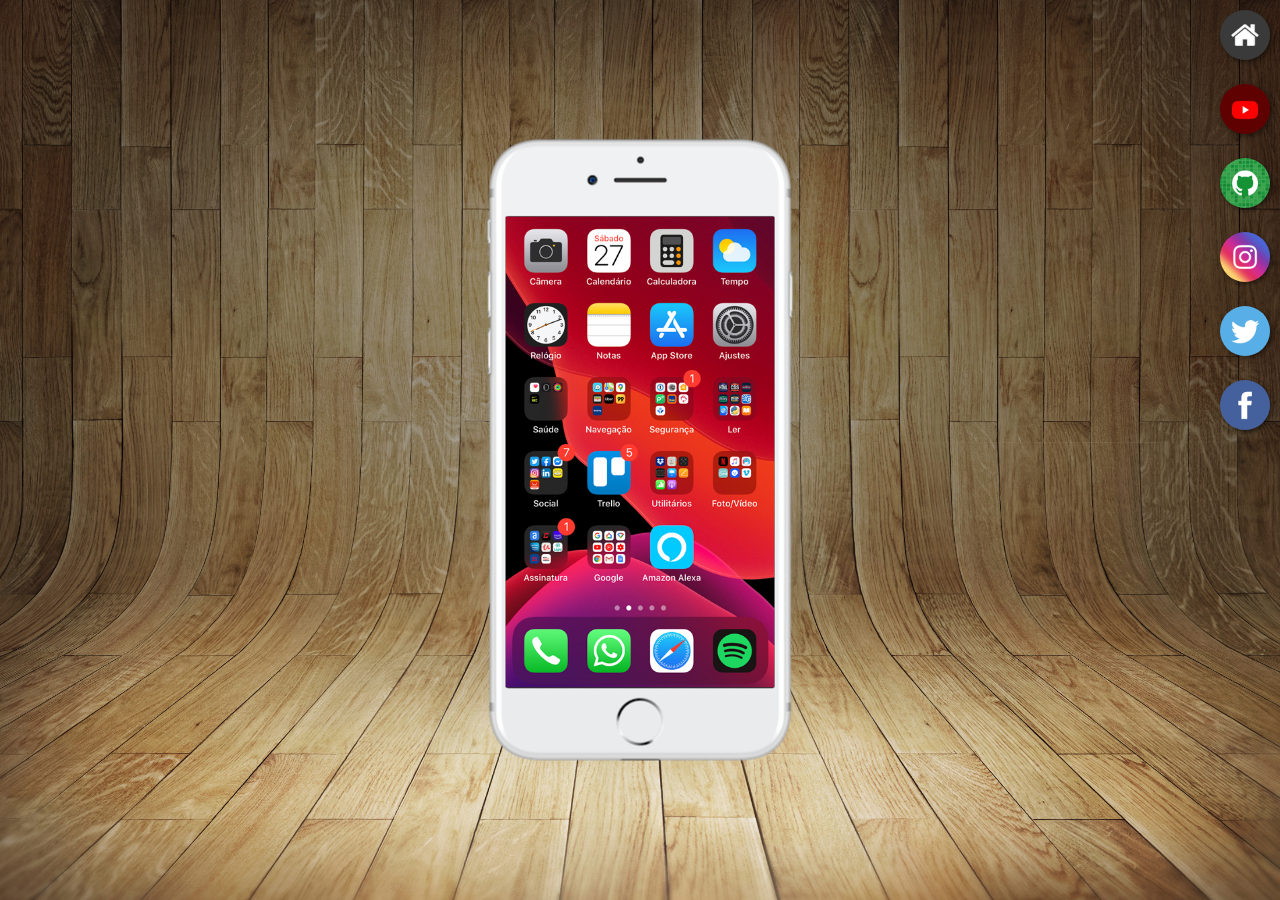
<file: index.html>
<!DOCTYPE html>
<html lang="pt-br">
<head>
    <meta charset="UTF-8">
    <meta name="viewport" content="width=device-width, initial-scale=1.0">
    <link rel="shortcut icon" href="favicon.ico" type="image/x-icon">
    <title>Projeto Redes Sociais</title>
    <link rel="stylesheet" href="estilos/style.css">
</head>
<body>
    <main>
        <section id="telefone">
            <iframe src="home.html" id="tela" name="tela" frameborder="0">
                <p>Seu navegador não é compatível com a exibição desse recurso</p>
            </iframe>
        </section>
        <section id="redes-sociais">
            <a href="home.html" target="tela"><img src="imagens/logo-home.jpg" alt="Home"></a><br>
            <a href="youtube.html" target="tela"><img src="imagens/logo-youtube.jpg" alt="YouTube"></a><br>
            <a href="github.html" target="tela"><img src="imagens/logo-github.jpg" alt="GitHub"></a><br>
            <a href="instagram.html" target="tela"><img src="imagens/logo-instagram.jpg" alt="Instagram"></a><br>
            <a href="twitter.html" target="tela"><img src="imagens/logo-twitter.jpg" alt="Twitter"></a><br>
            <a href="facebook.html" target="tela"><img src="imagens/logo-facebook.jpg" alt="Facebook"></a>
        </section>
    </main>
</body>
</html>
</file>
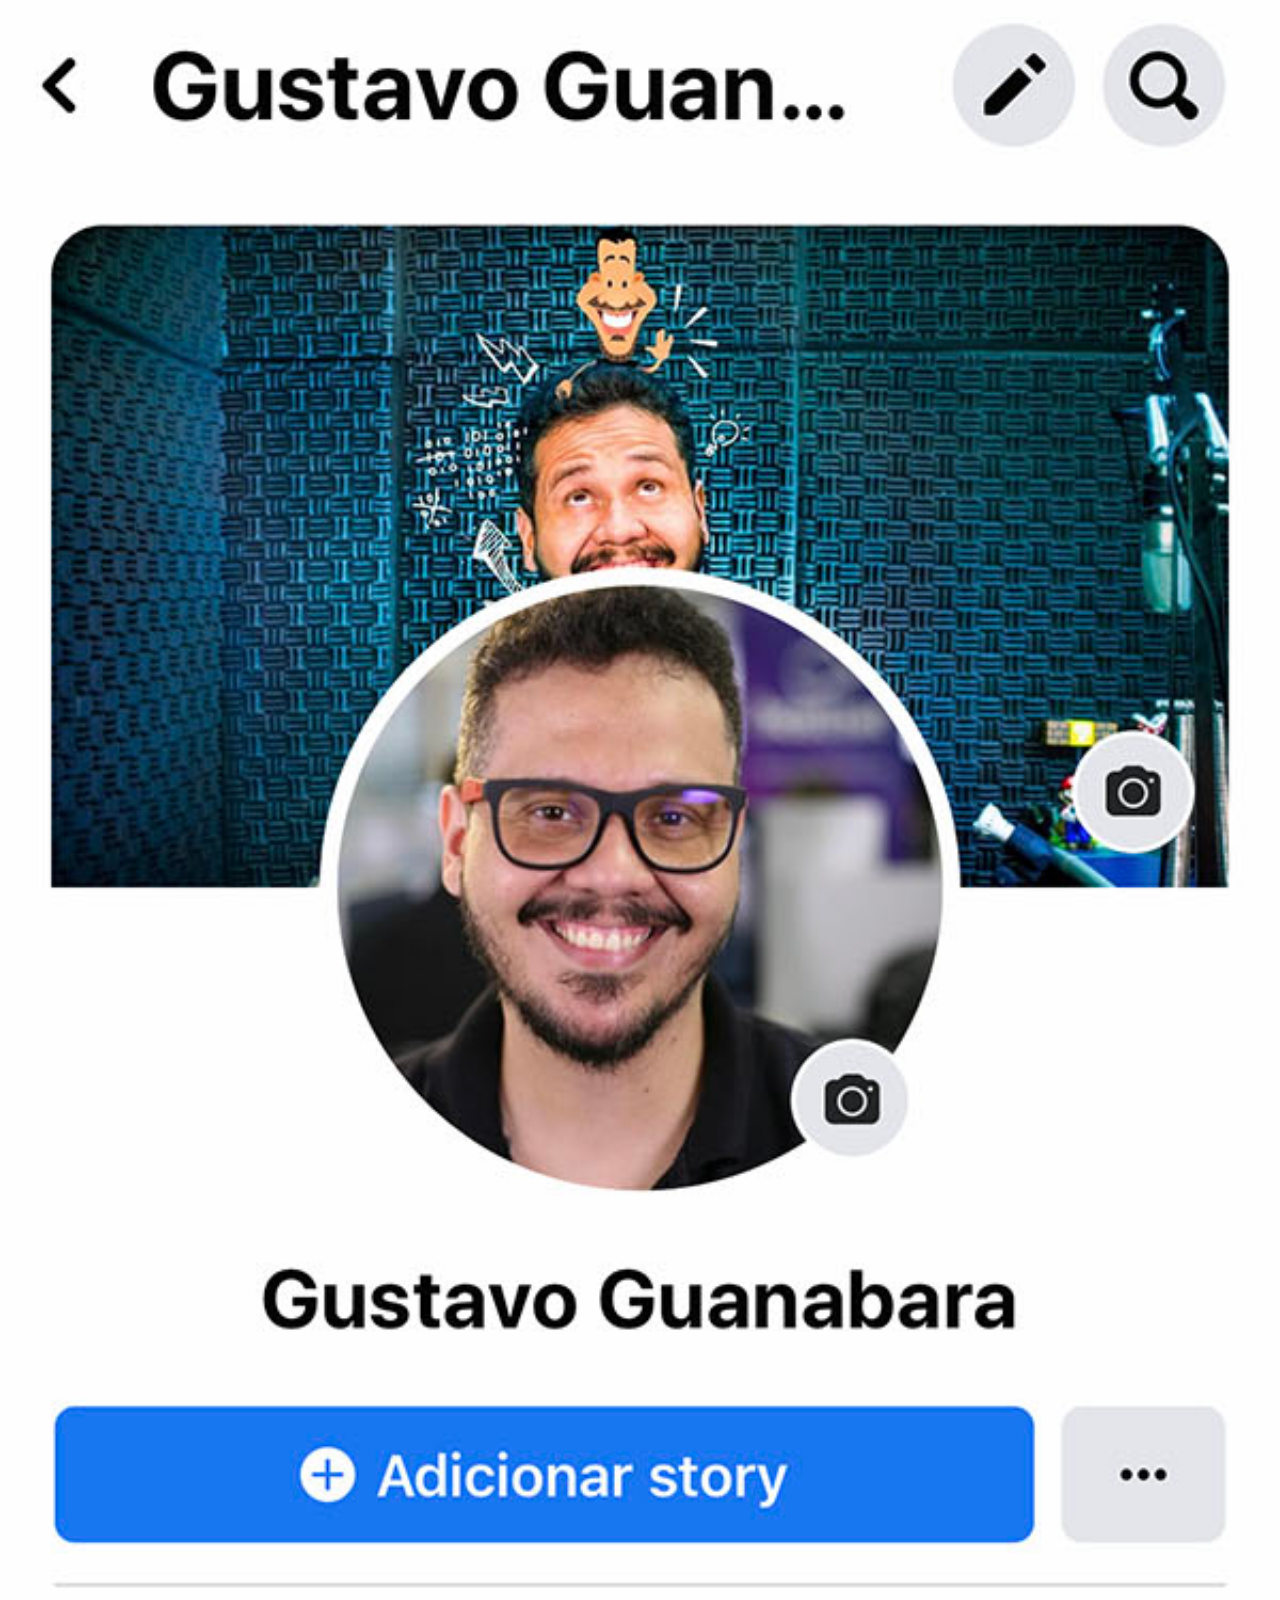
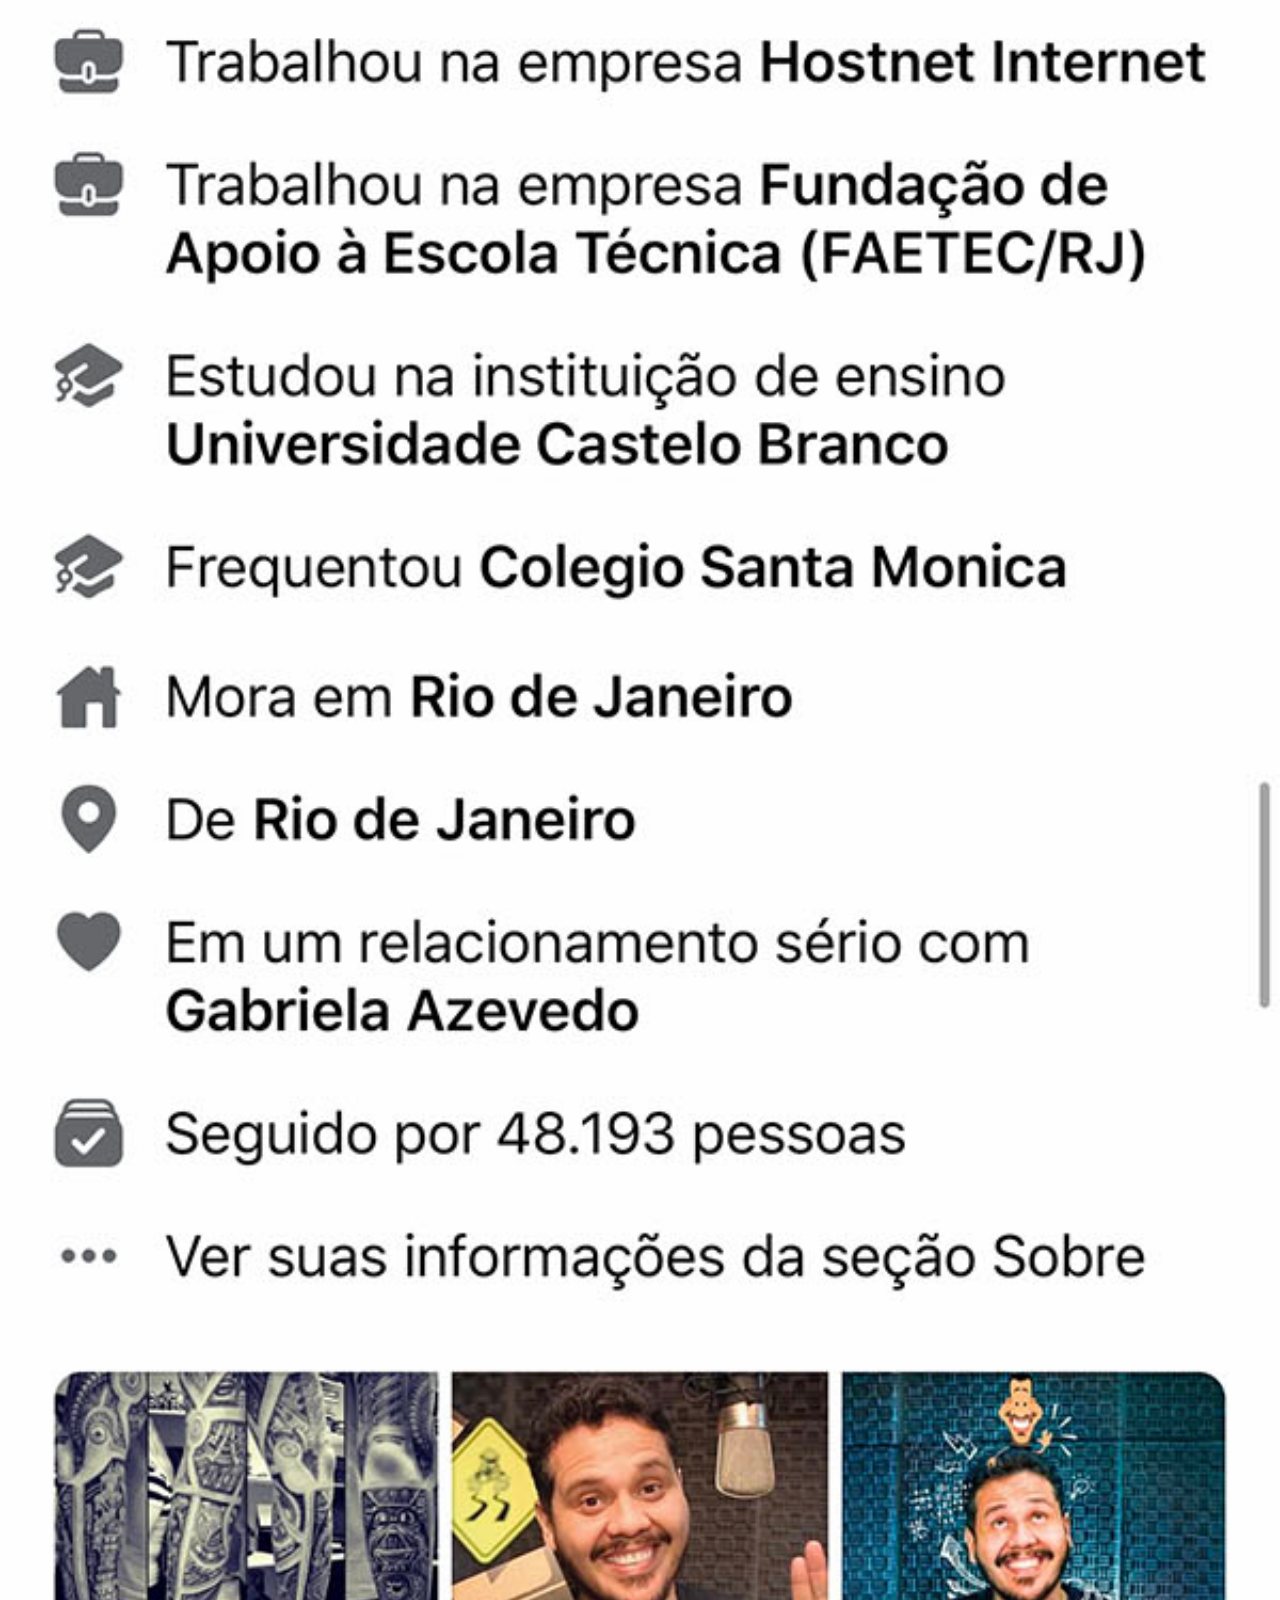
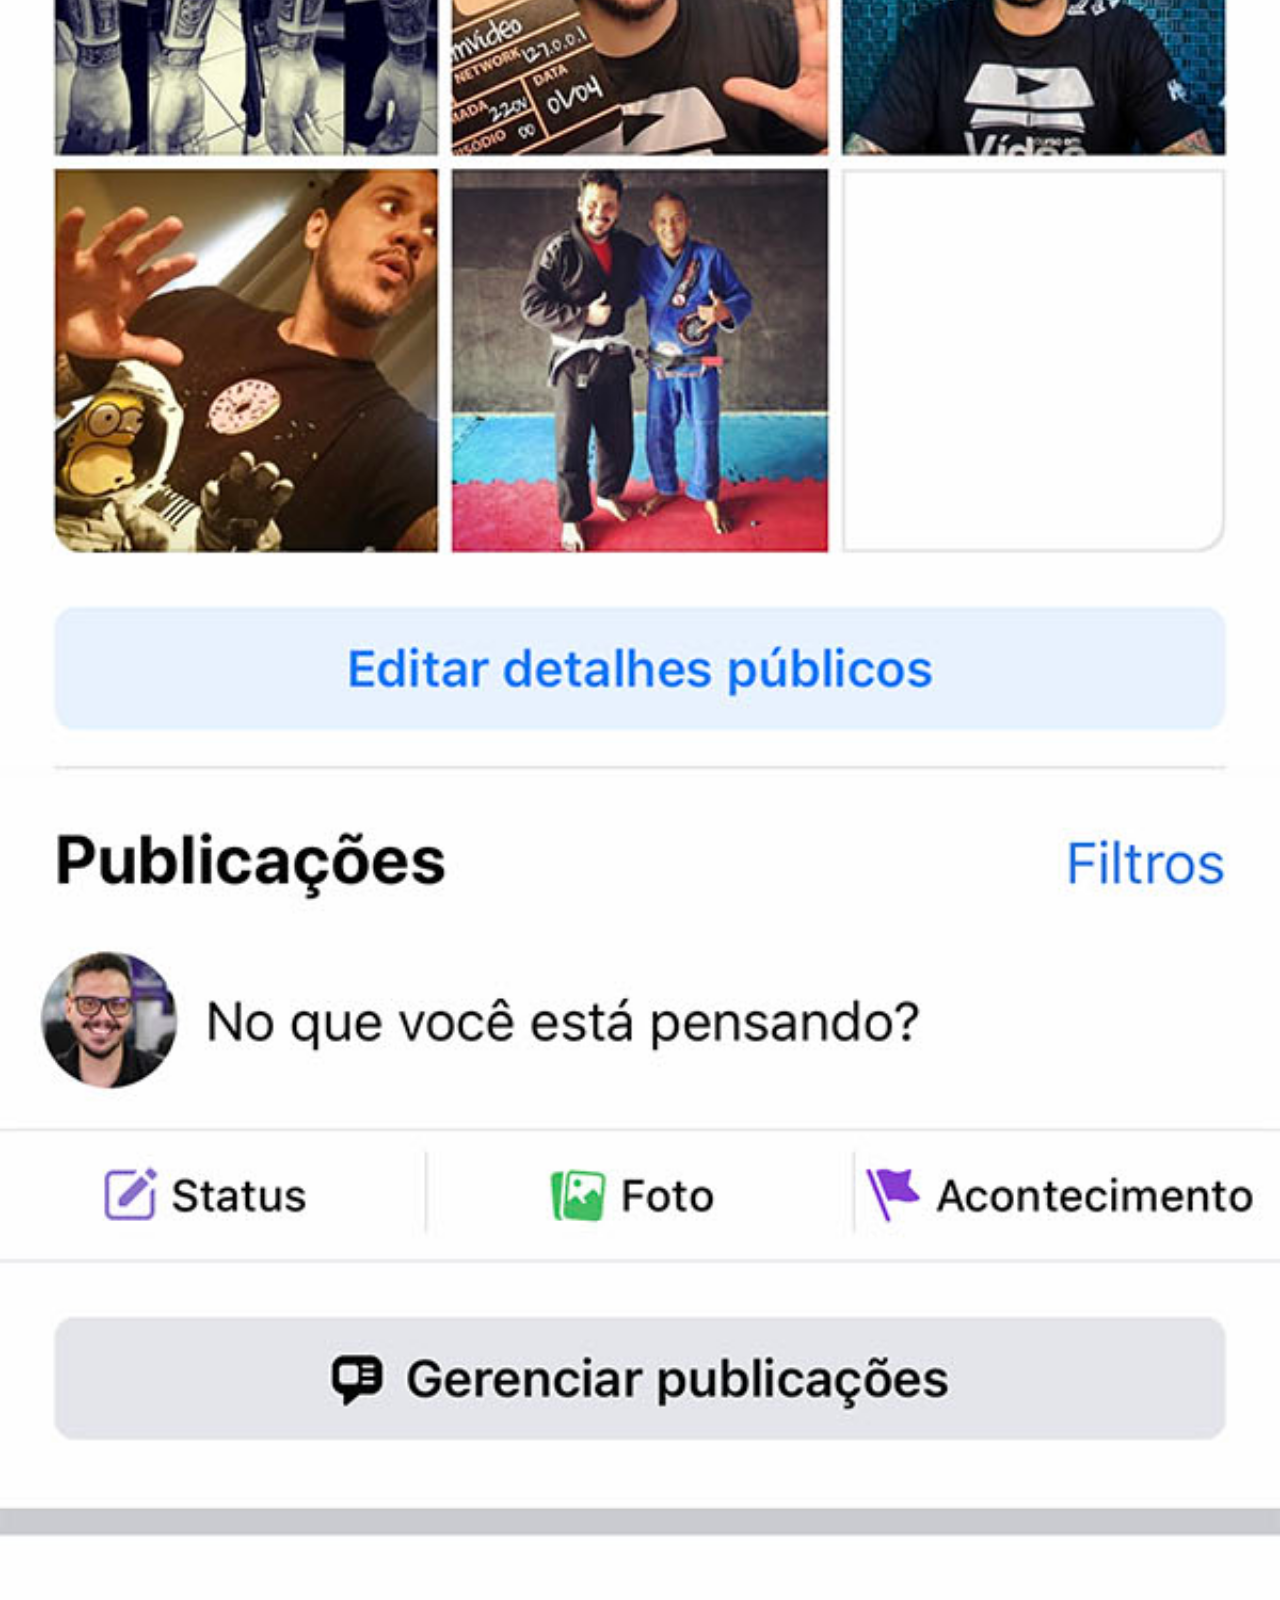
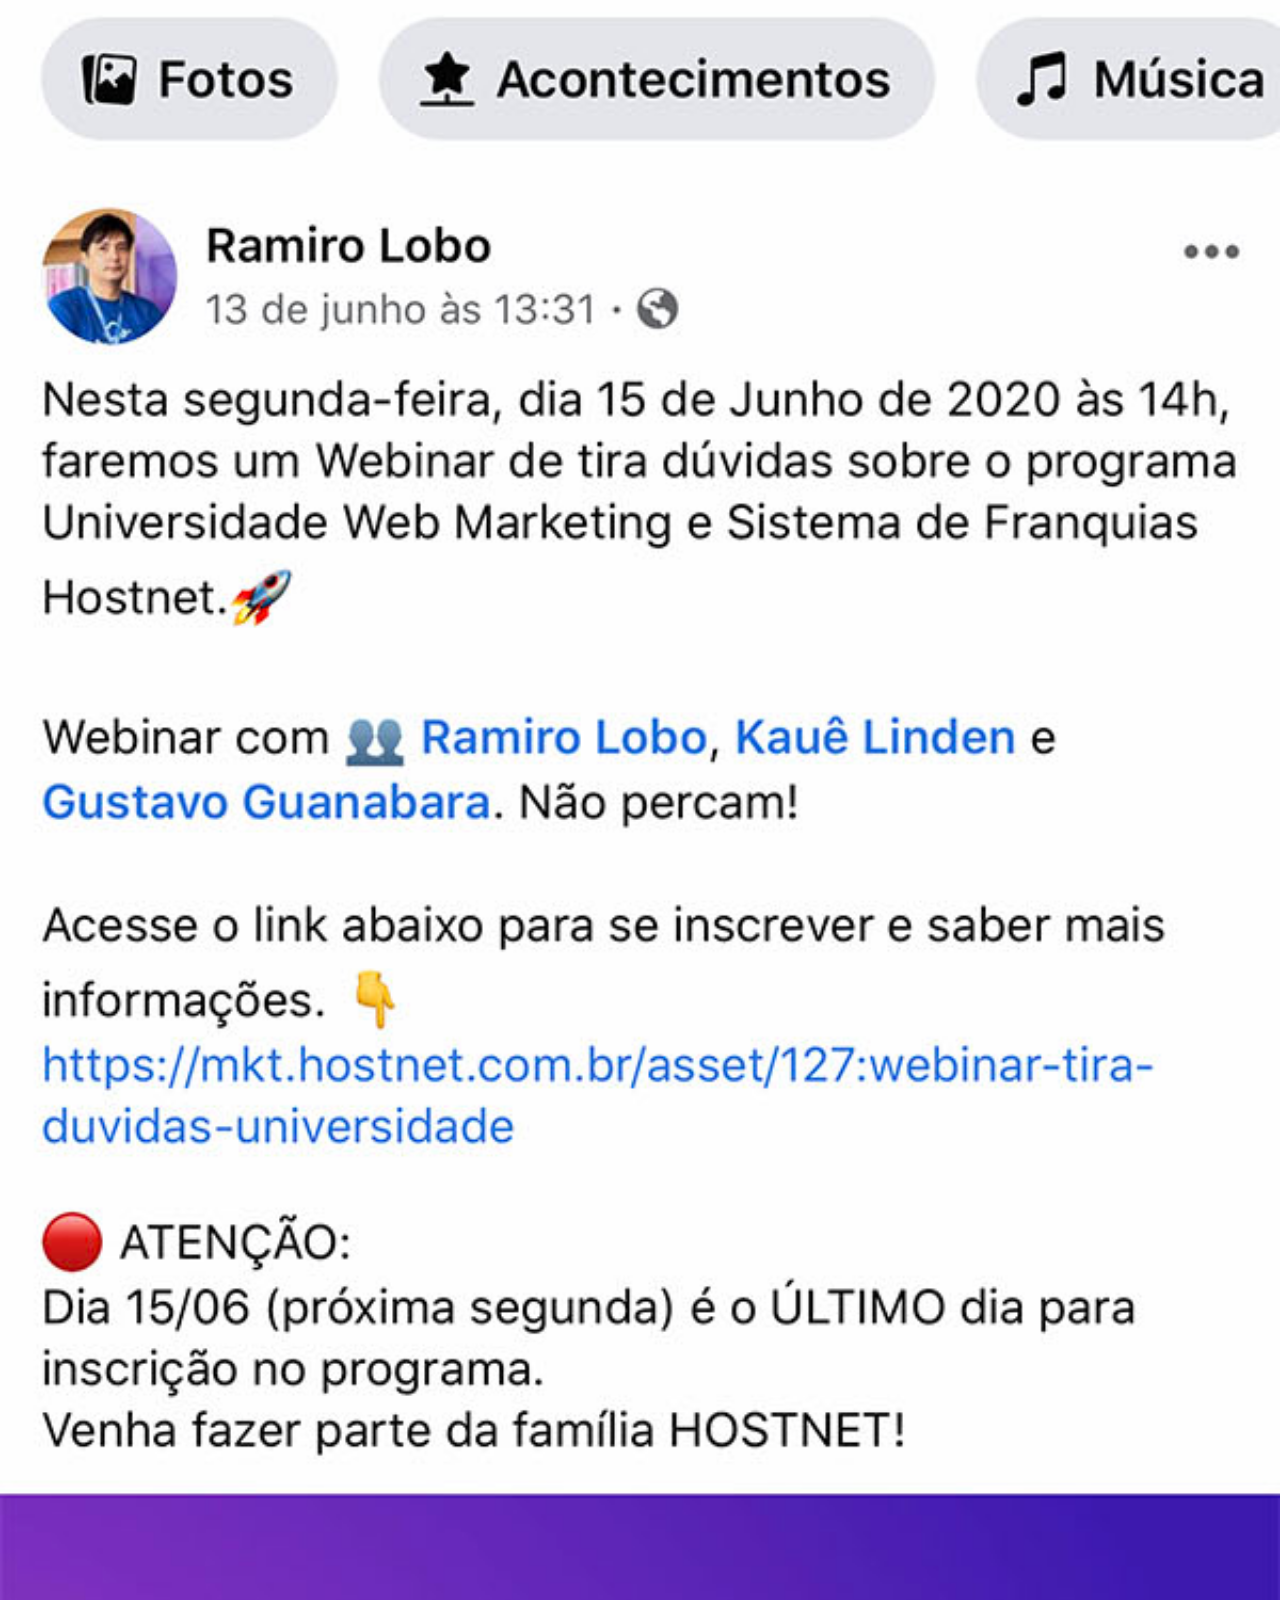
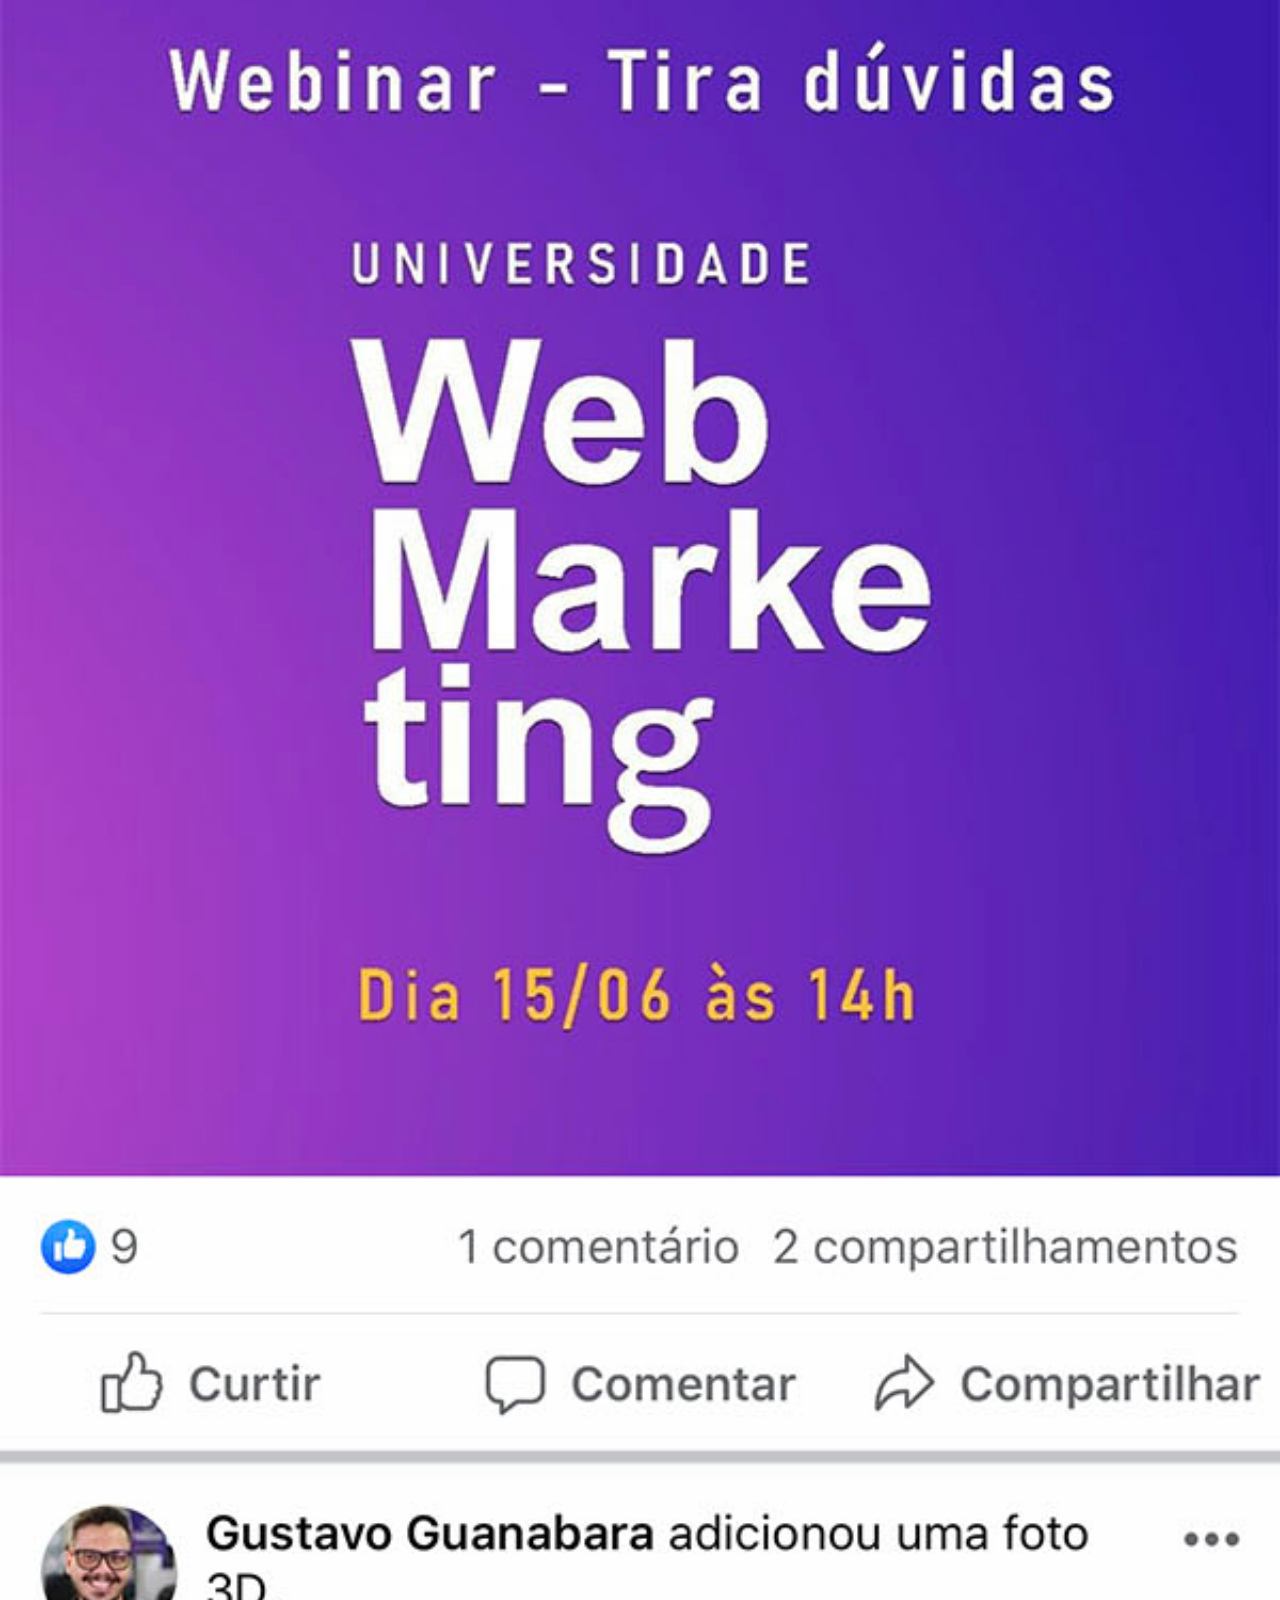
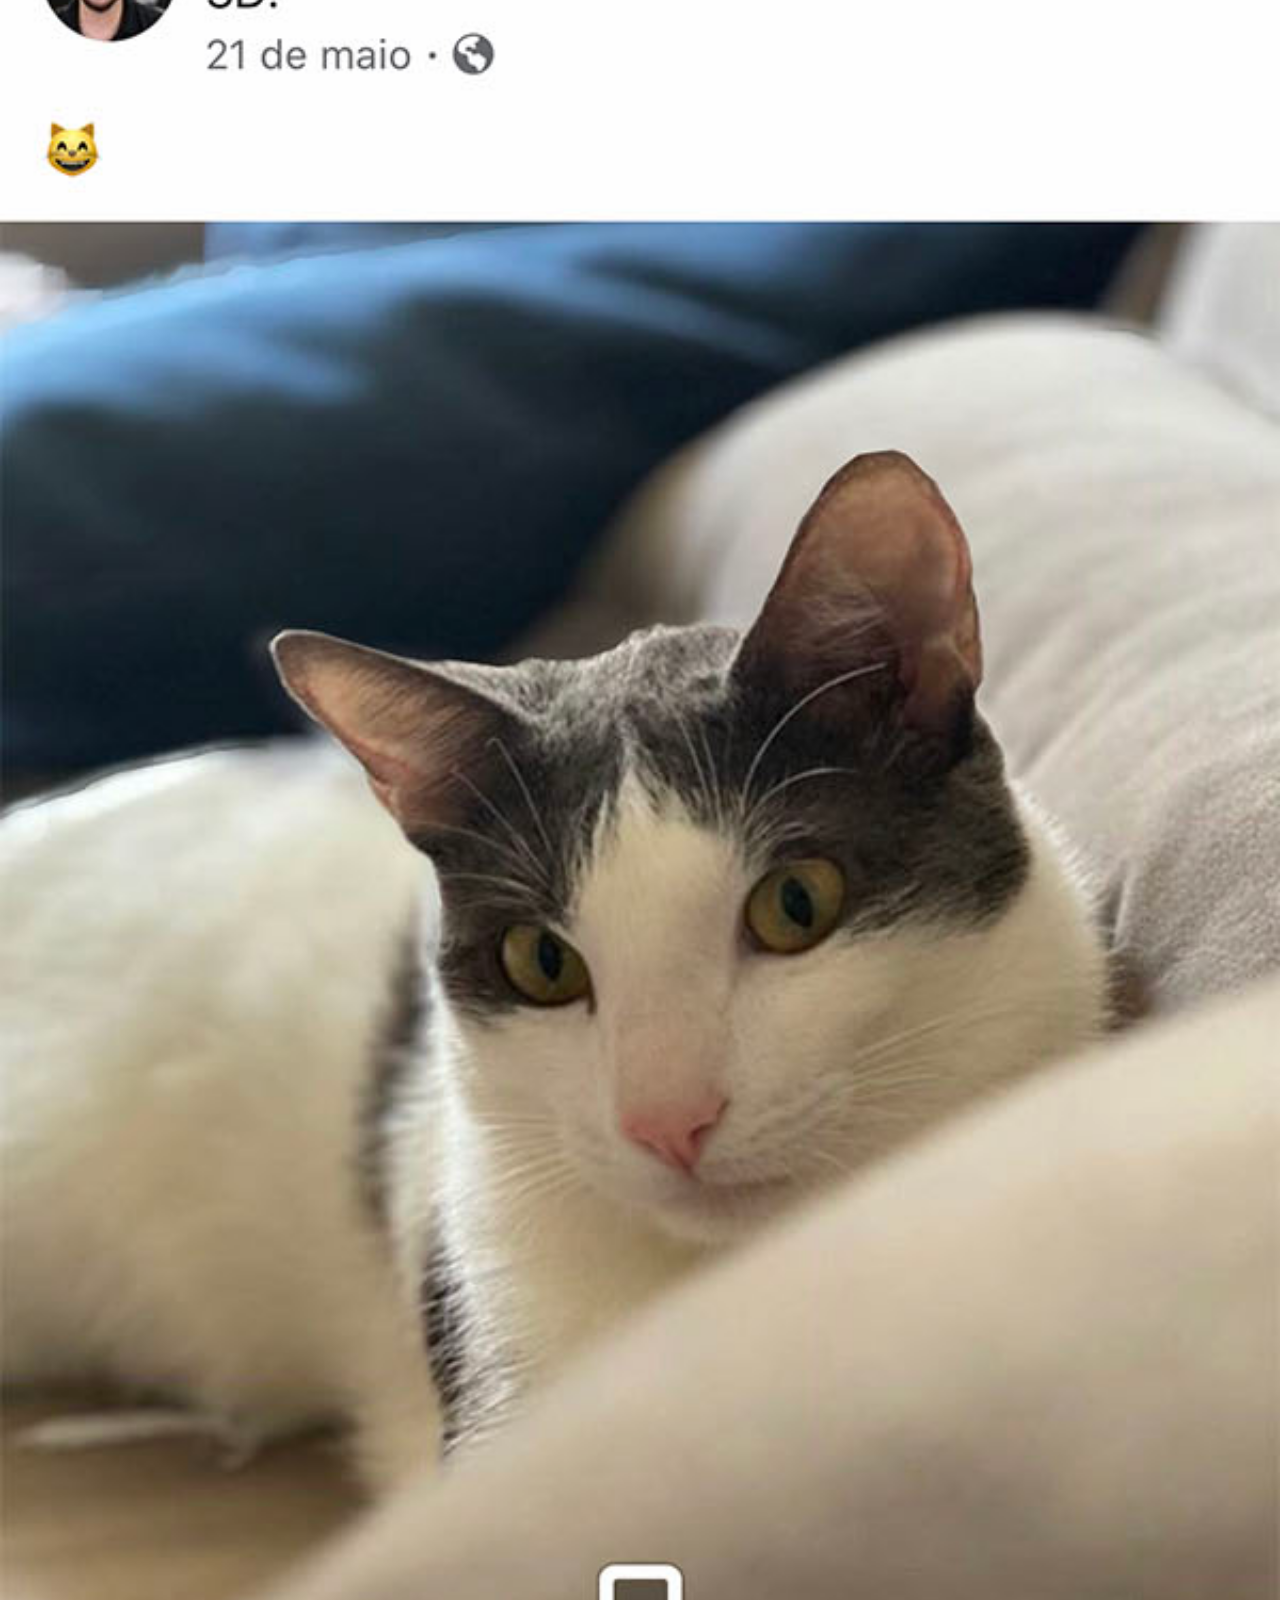
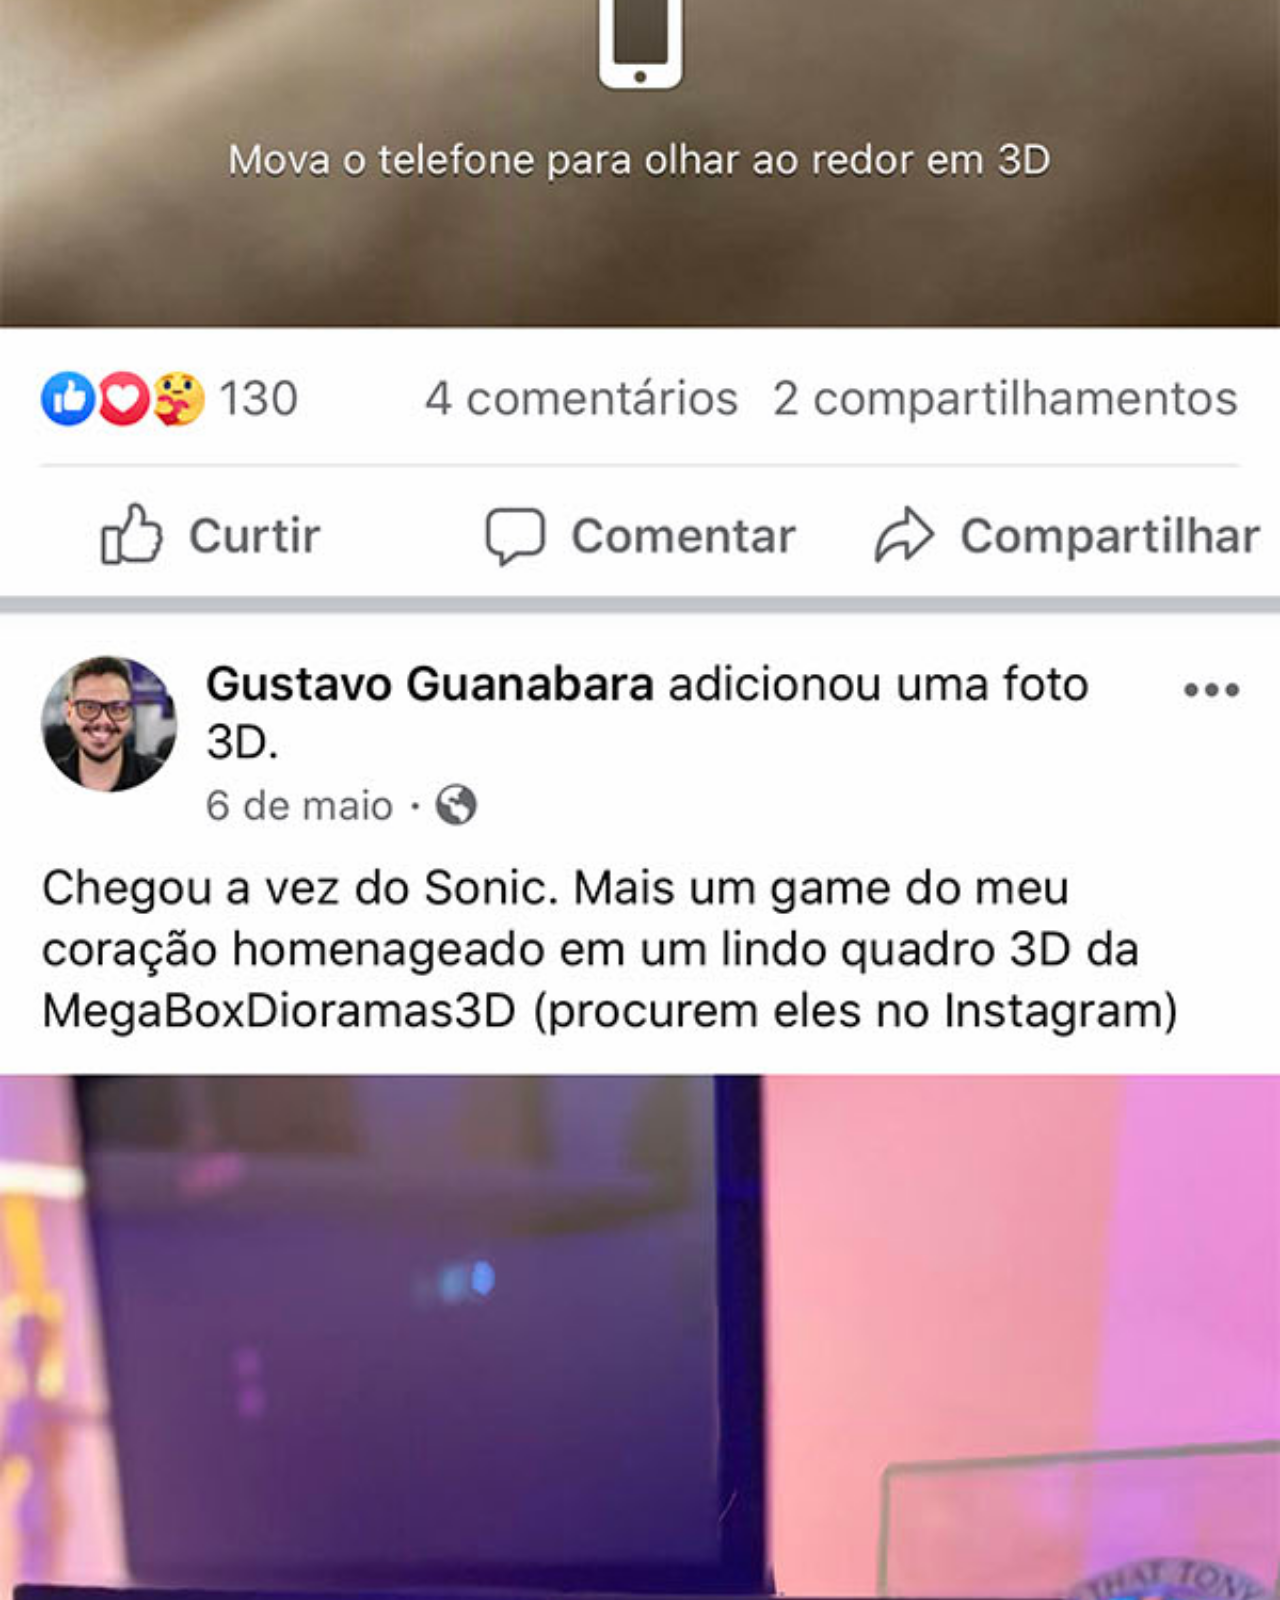
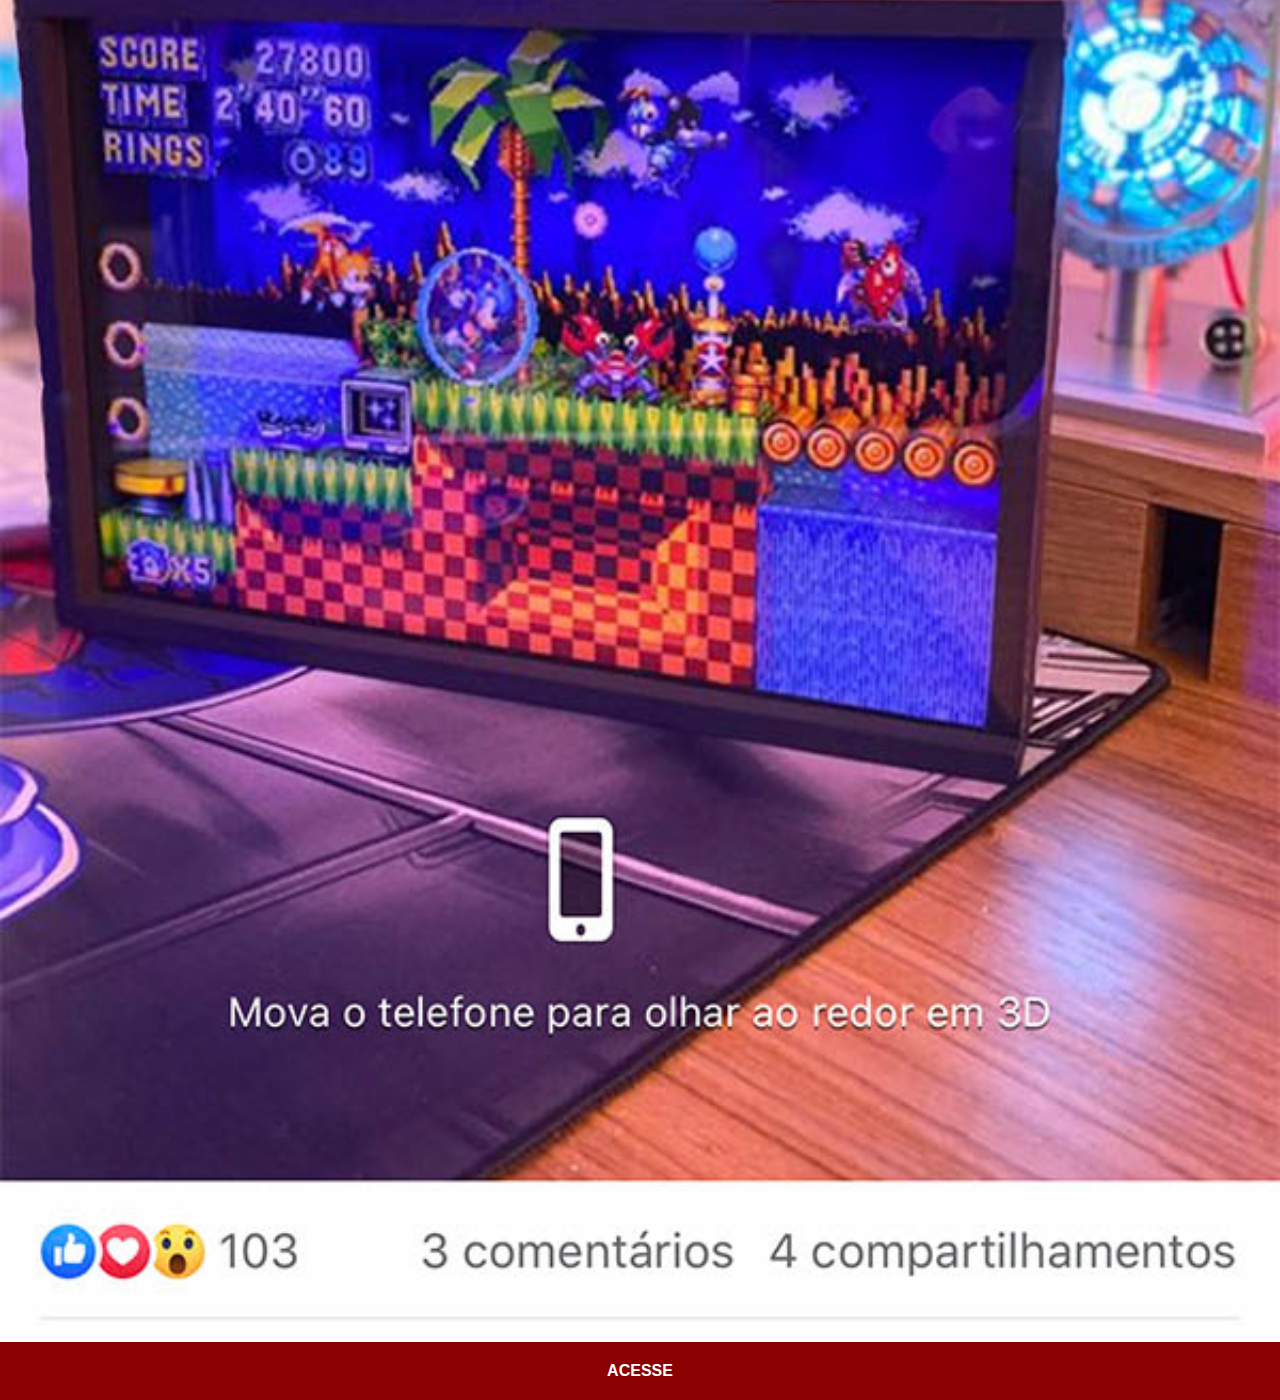
<file: facebook.html>
<!DOCTYPE html>
<html lang="pt-br">
<head>
    <meta charset="UTF-8">
    <meta name="viewport" content="width=device-width, initial-scale=1.0">
    <title>Facebook</title>
    <link rel="stylesheet" href="estilos/social.css">
</head>
<body>
    <img src="imagens/tela-facebook.jpg" alt="Facebook">
    <a href="https://www.facebook.com/CursosEmVideo/" target="_blank">ACESSE</a>
</body>
</html>
</file>
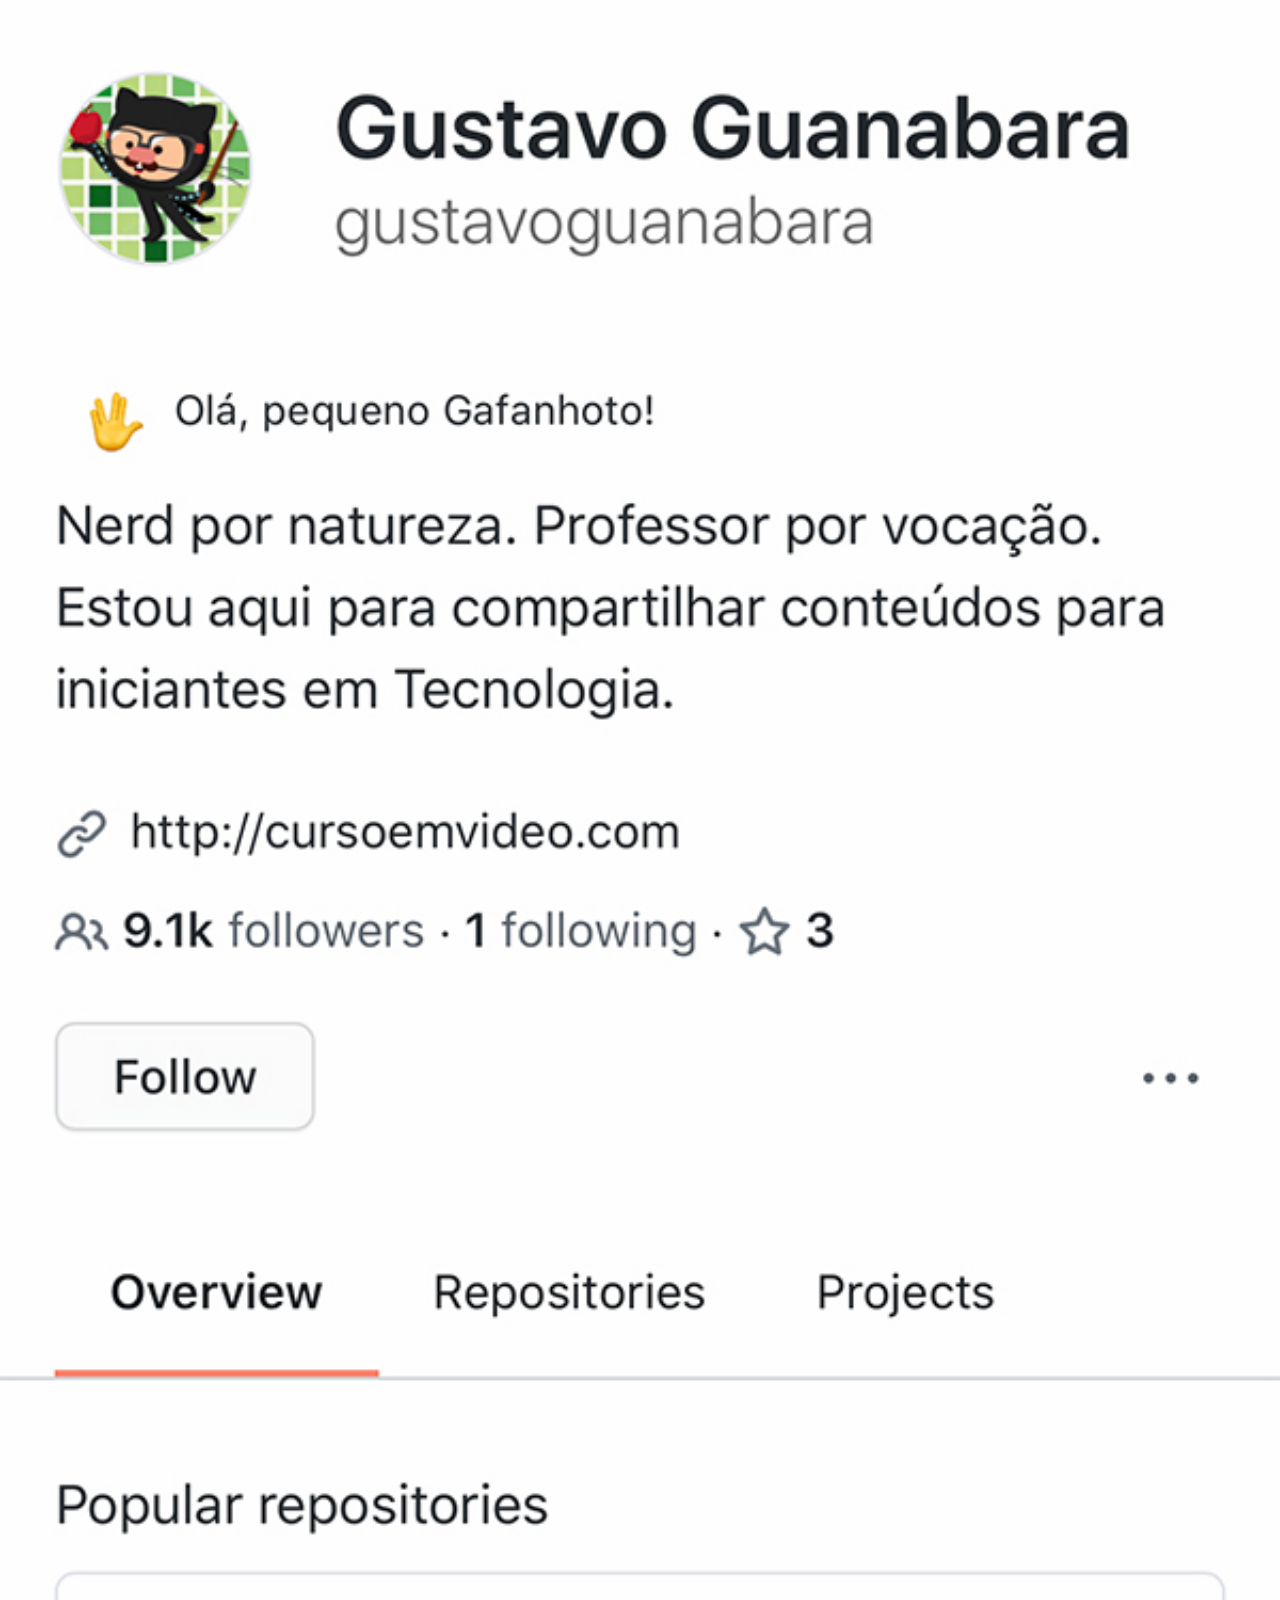
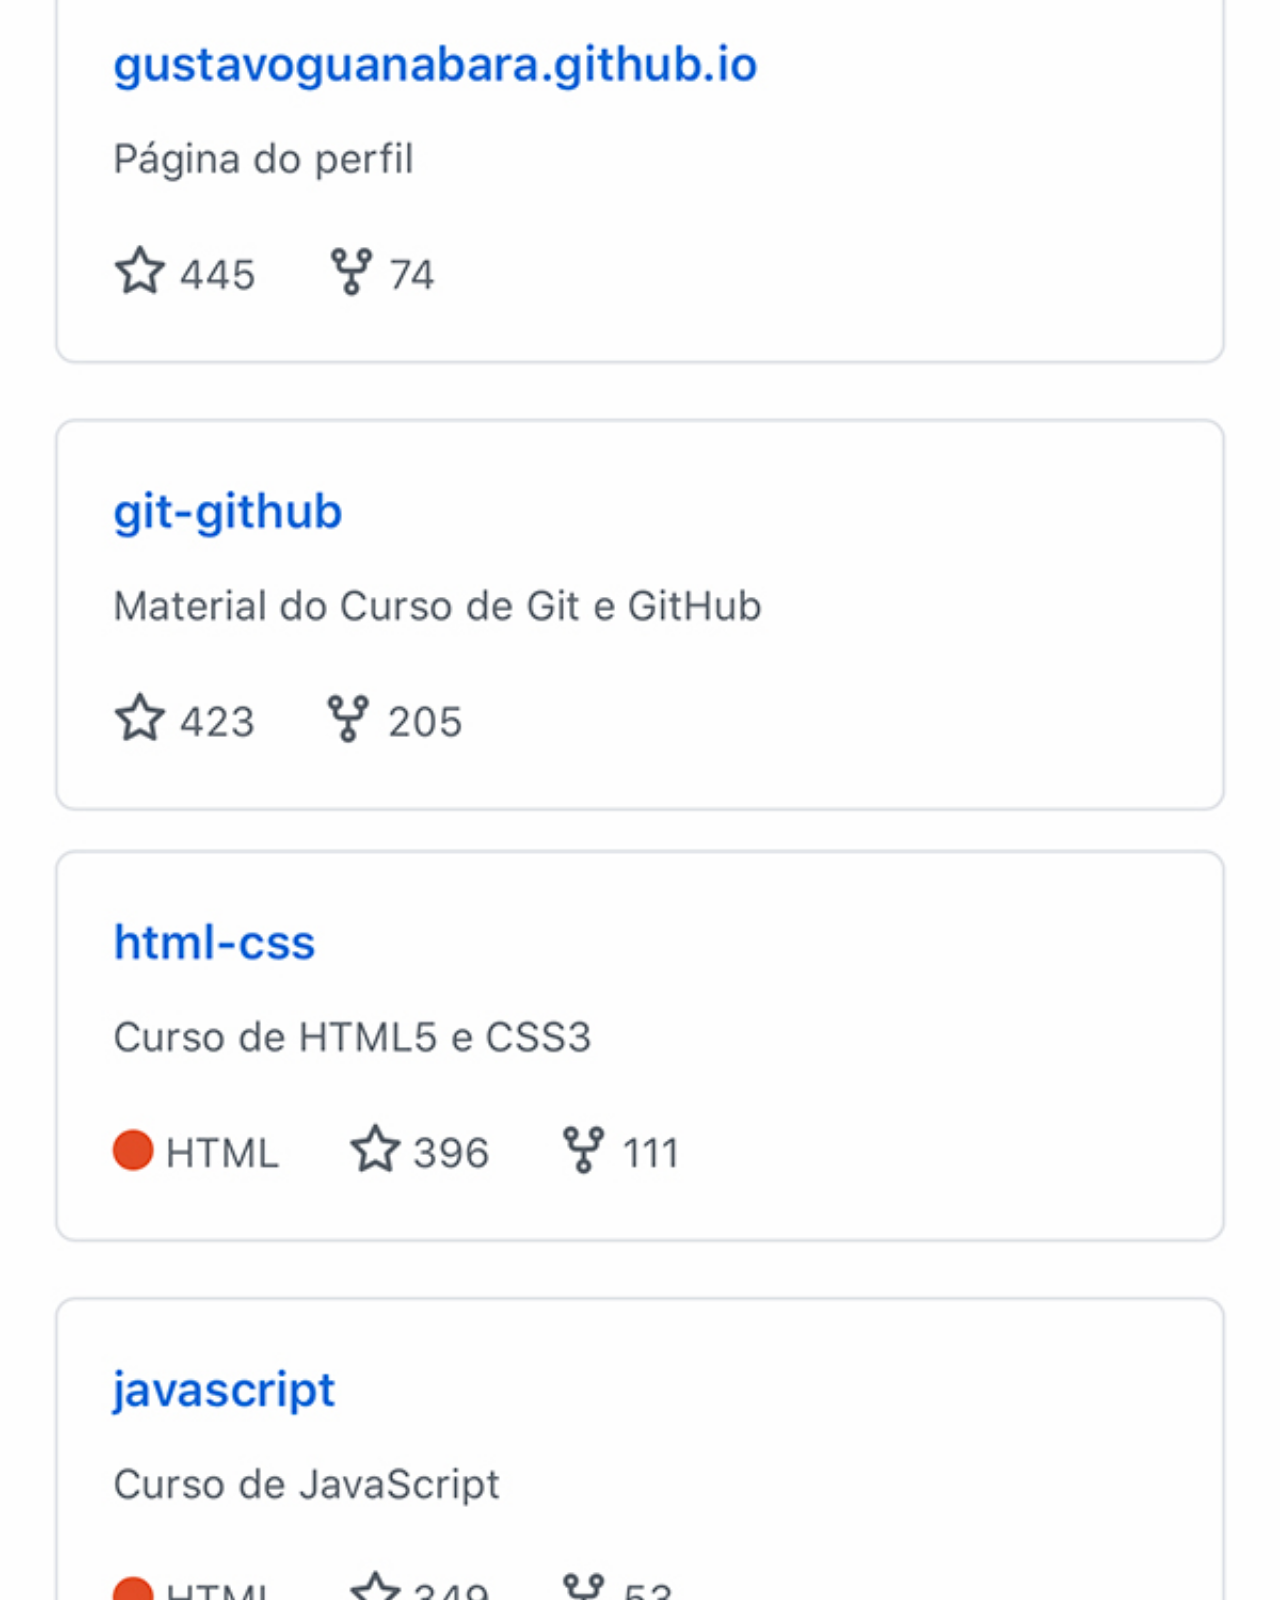
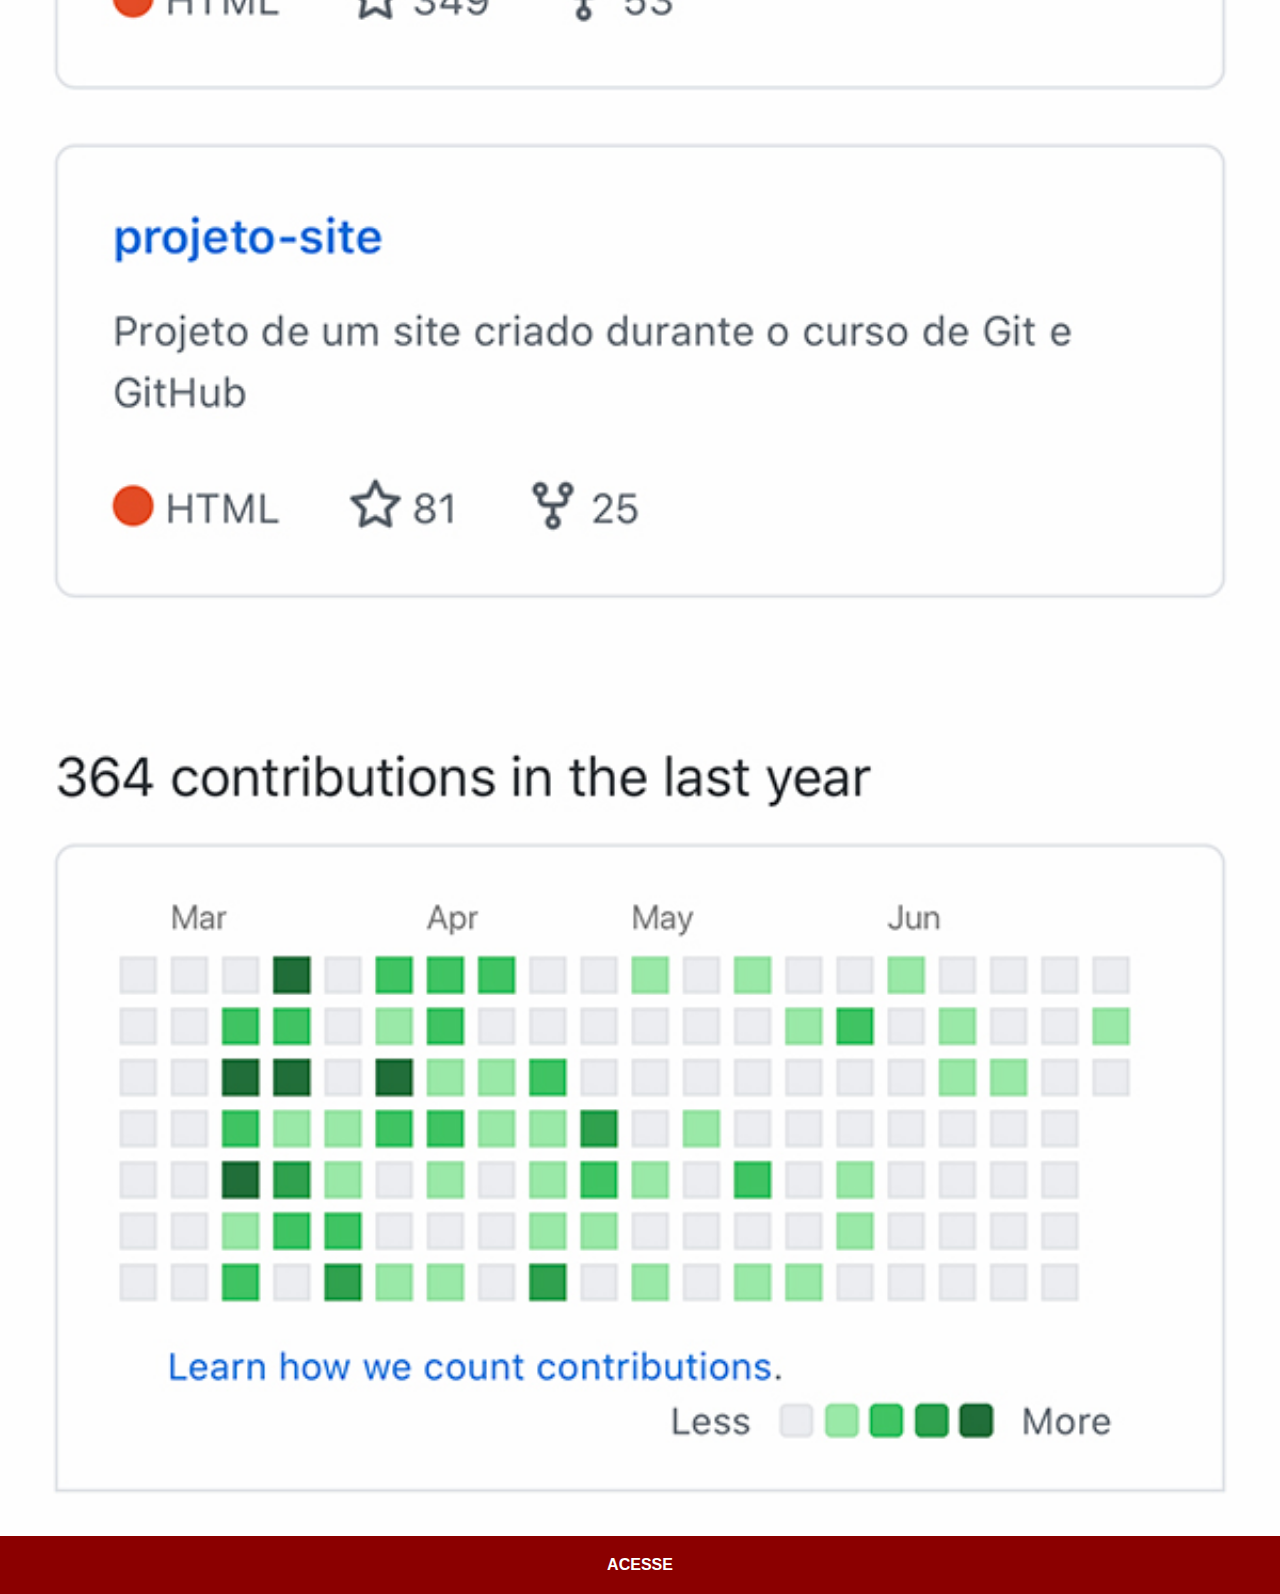
<file: github.html>
<!DOCTYPE html>
<html lang="pt-br">
<head>
    <meta charset="UTF-8">
    <meta name="viewport" content="width=device-width, initial-scale=1.0">
    <title>GitHub</title>
    <link rel="stylesheet" href="estilos/social.css">
</head>
<body>
    <img src="imagens/tela-github.jpg" alt="GitHub">
    <a href="https://github.com/gustavoguanabara" target="_blank">ACESSE</a>
</body>
</html>
</file>
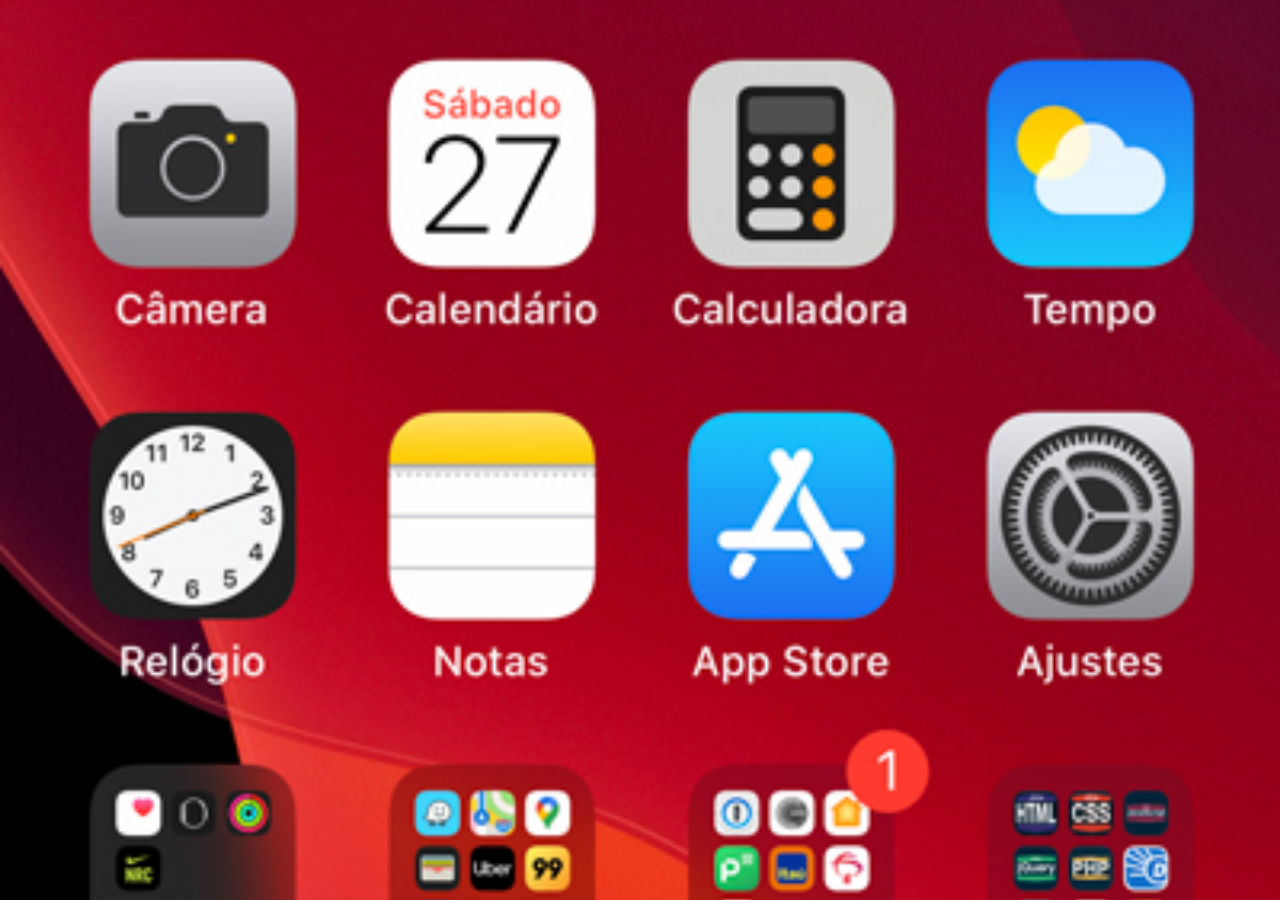
<file: home.html>
<!DOCTYPE html>
<html lang="en">
<head>
    <meta charset="UTF-8">
    <meta name="viewport" content="width=device-width, initial-scale=1.0">
    <title>Home</title>
    <style>
        *{
            margin: 0px;
            padding: 0px;
        }

        body {
            width: 100vw;
            height: 100vh;
            background: black url('imagens/tela-home.jpg') no-repeat top center;
            background-size: cover;
        }
    </style>
</head>
<body>

</body>
</html>
</file>
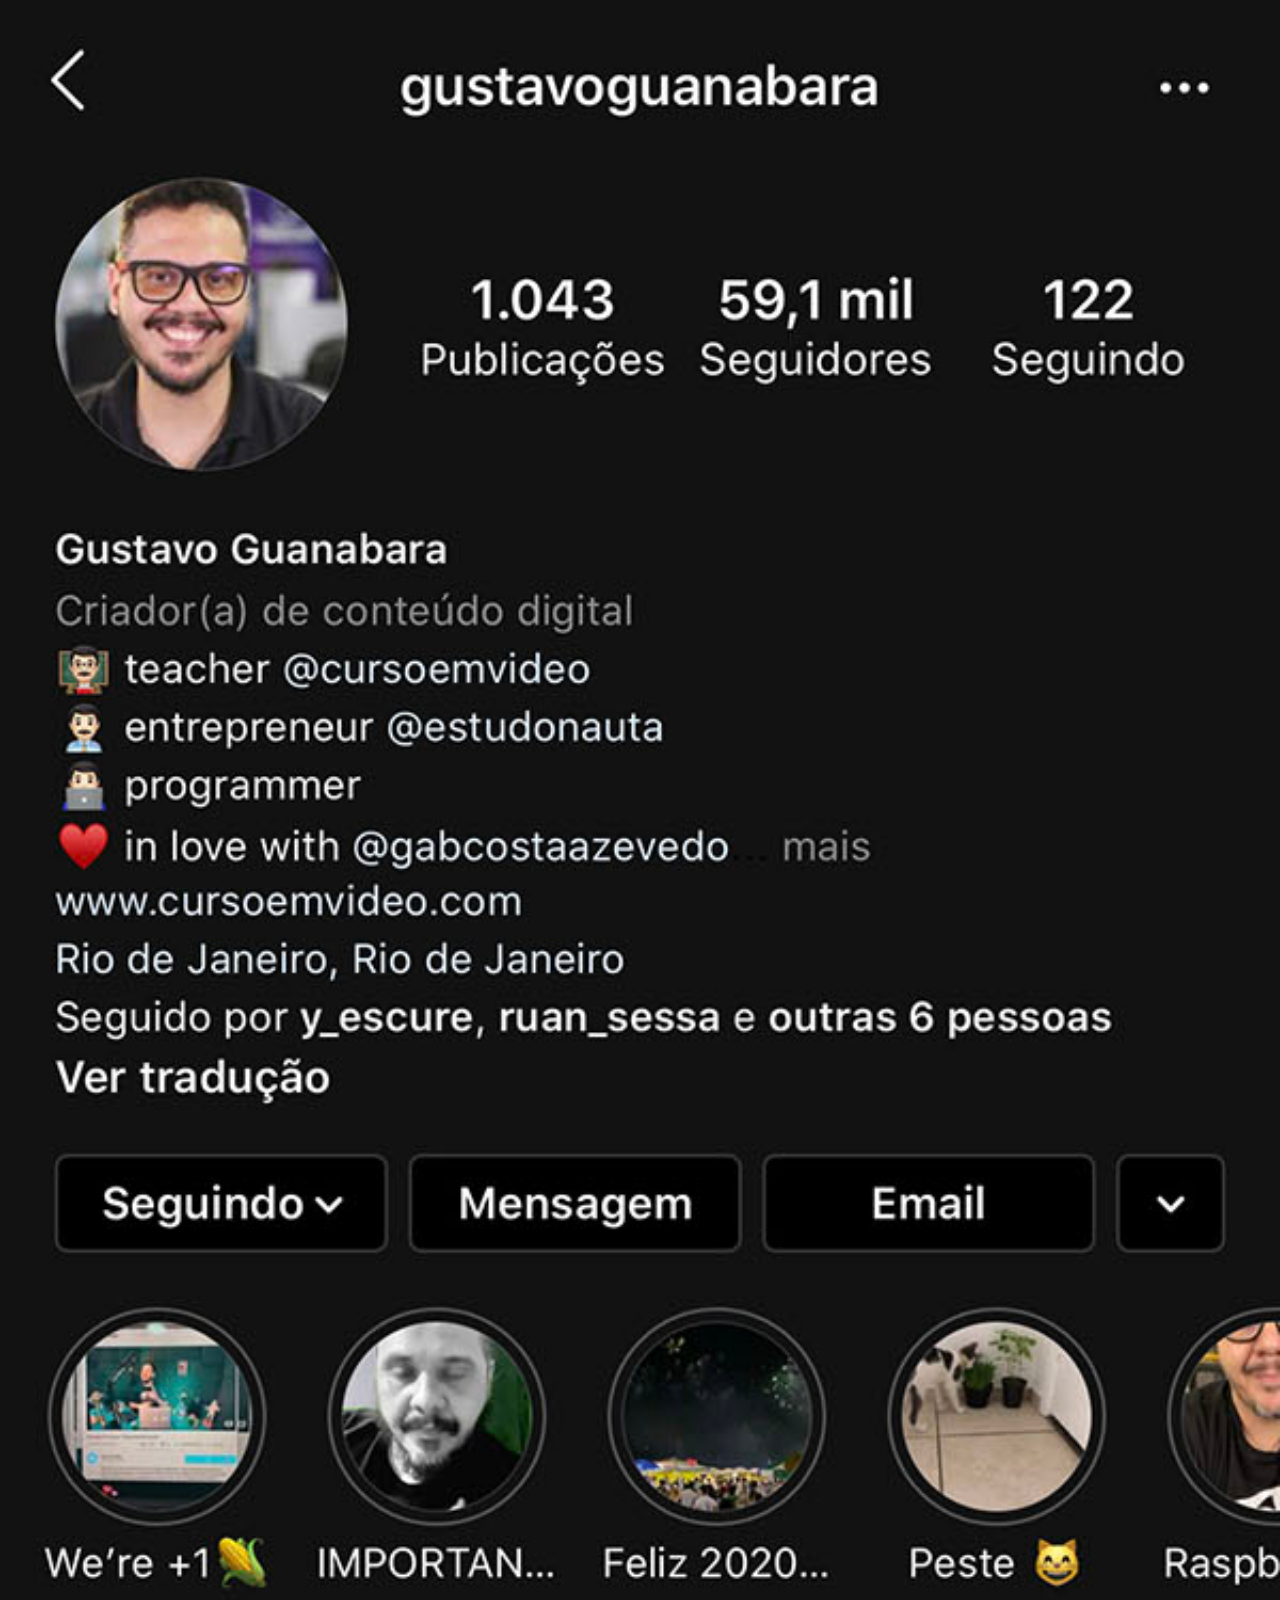
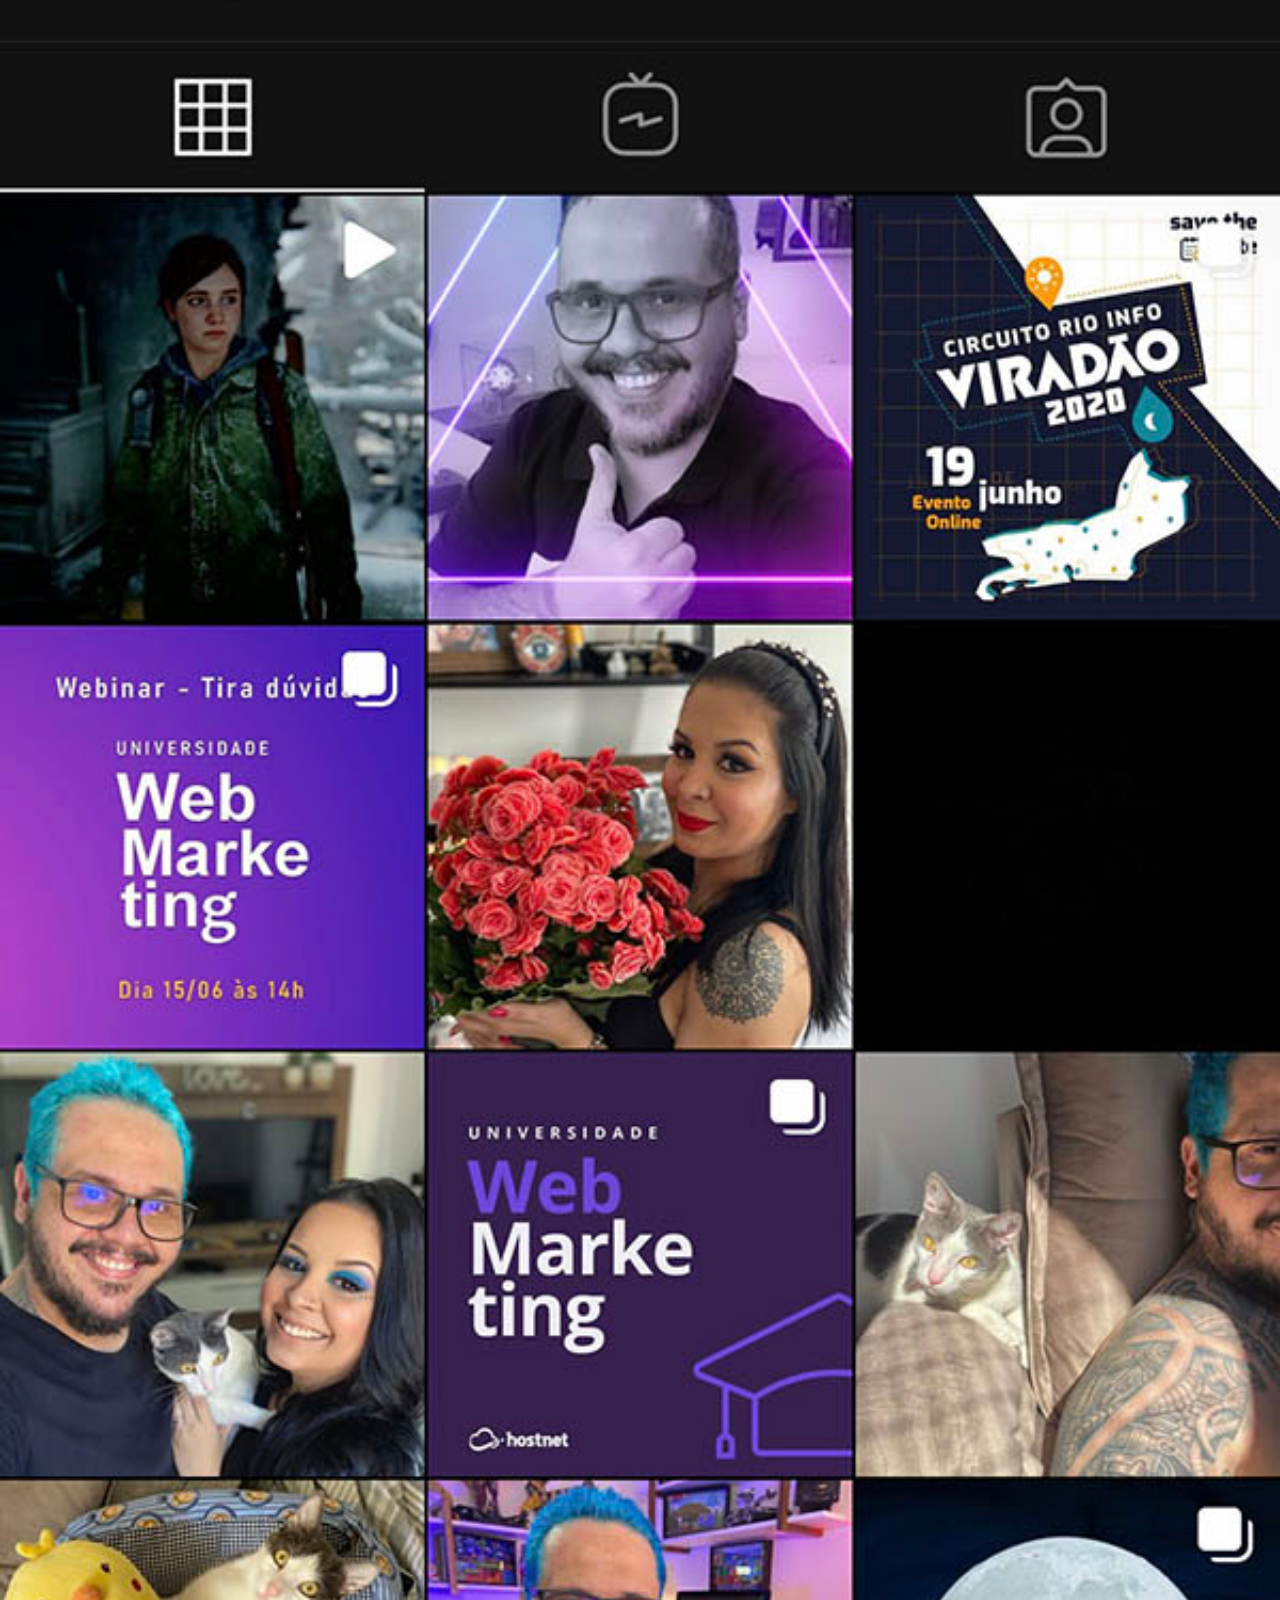
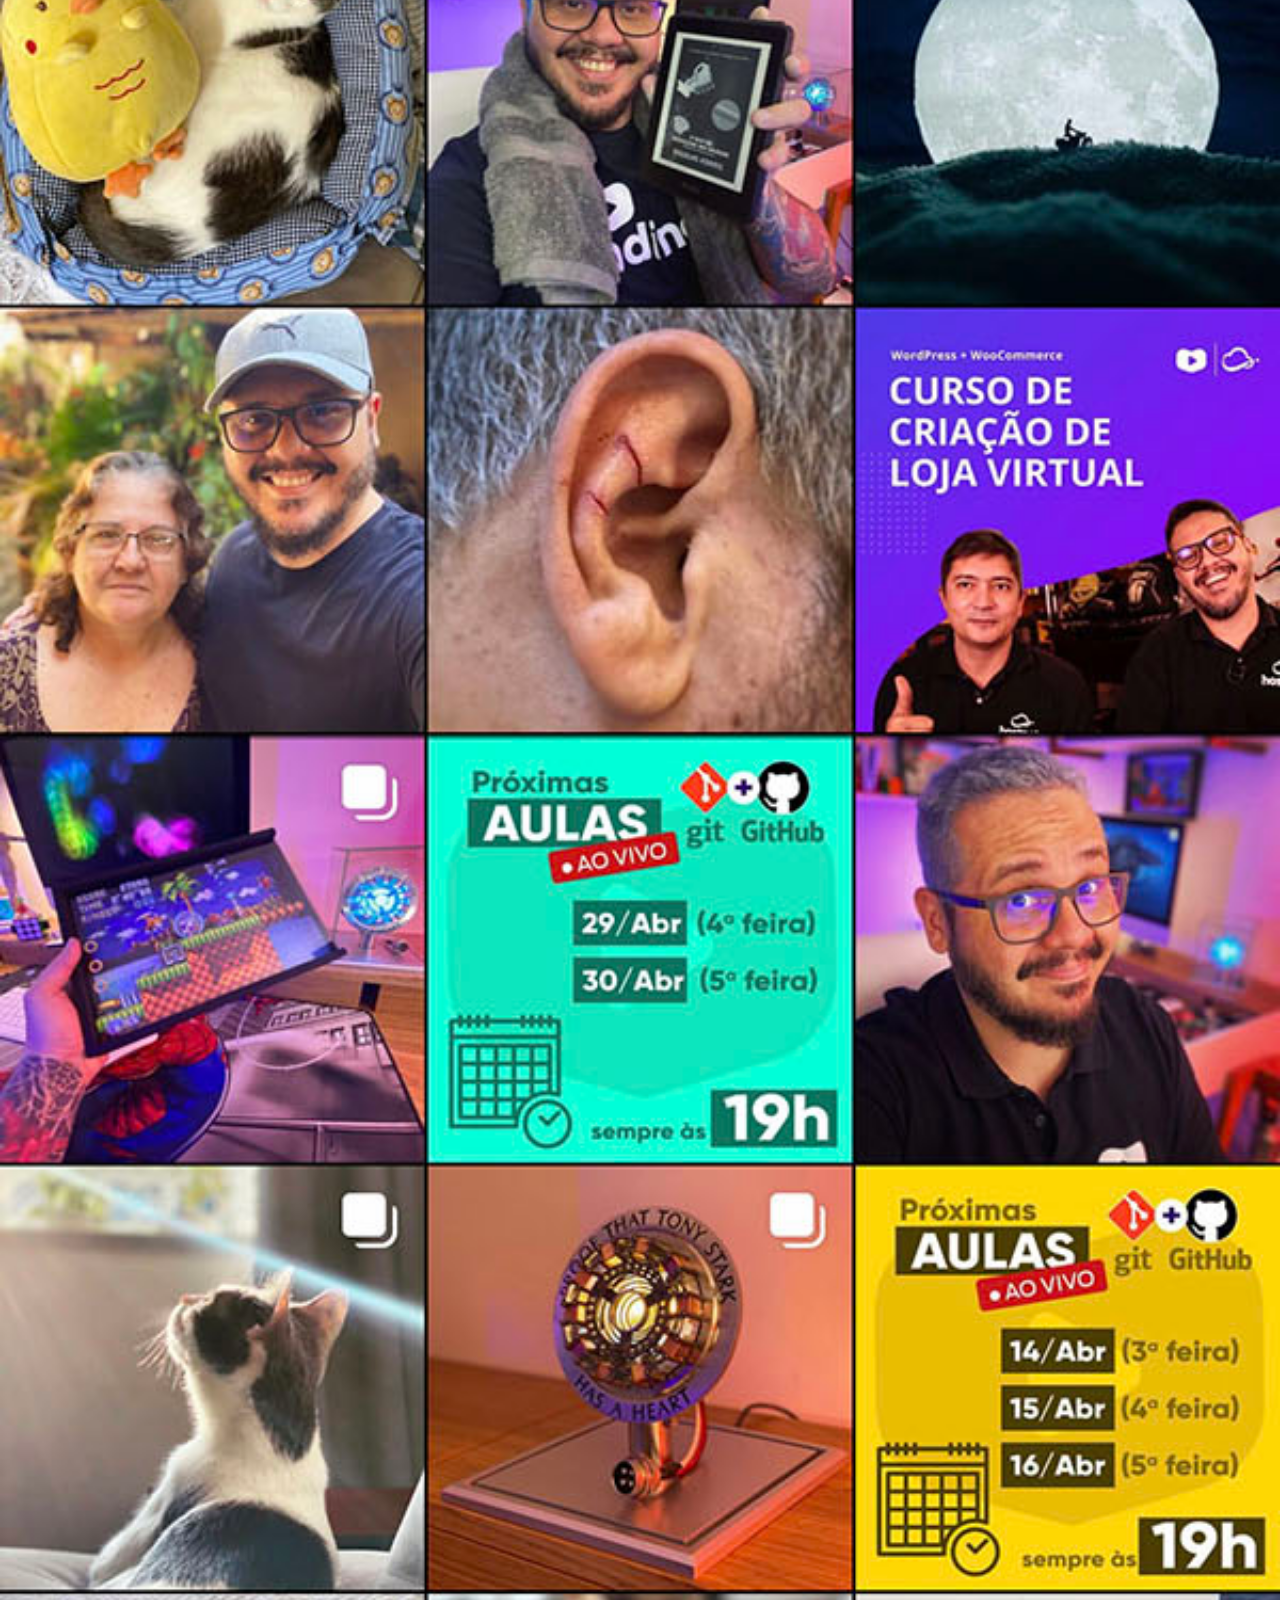
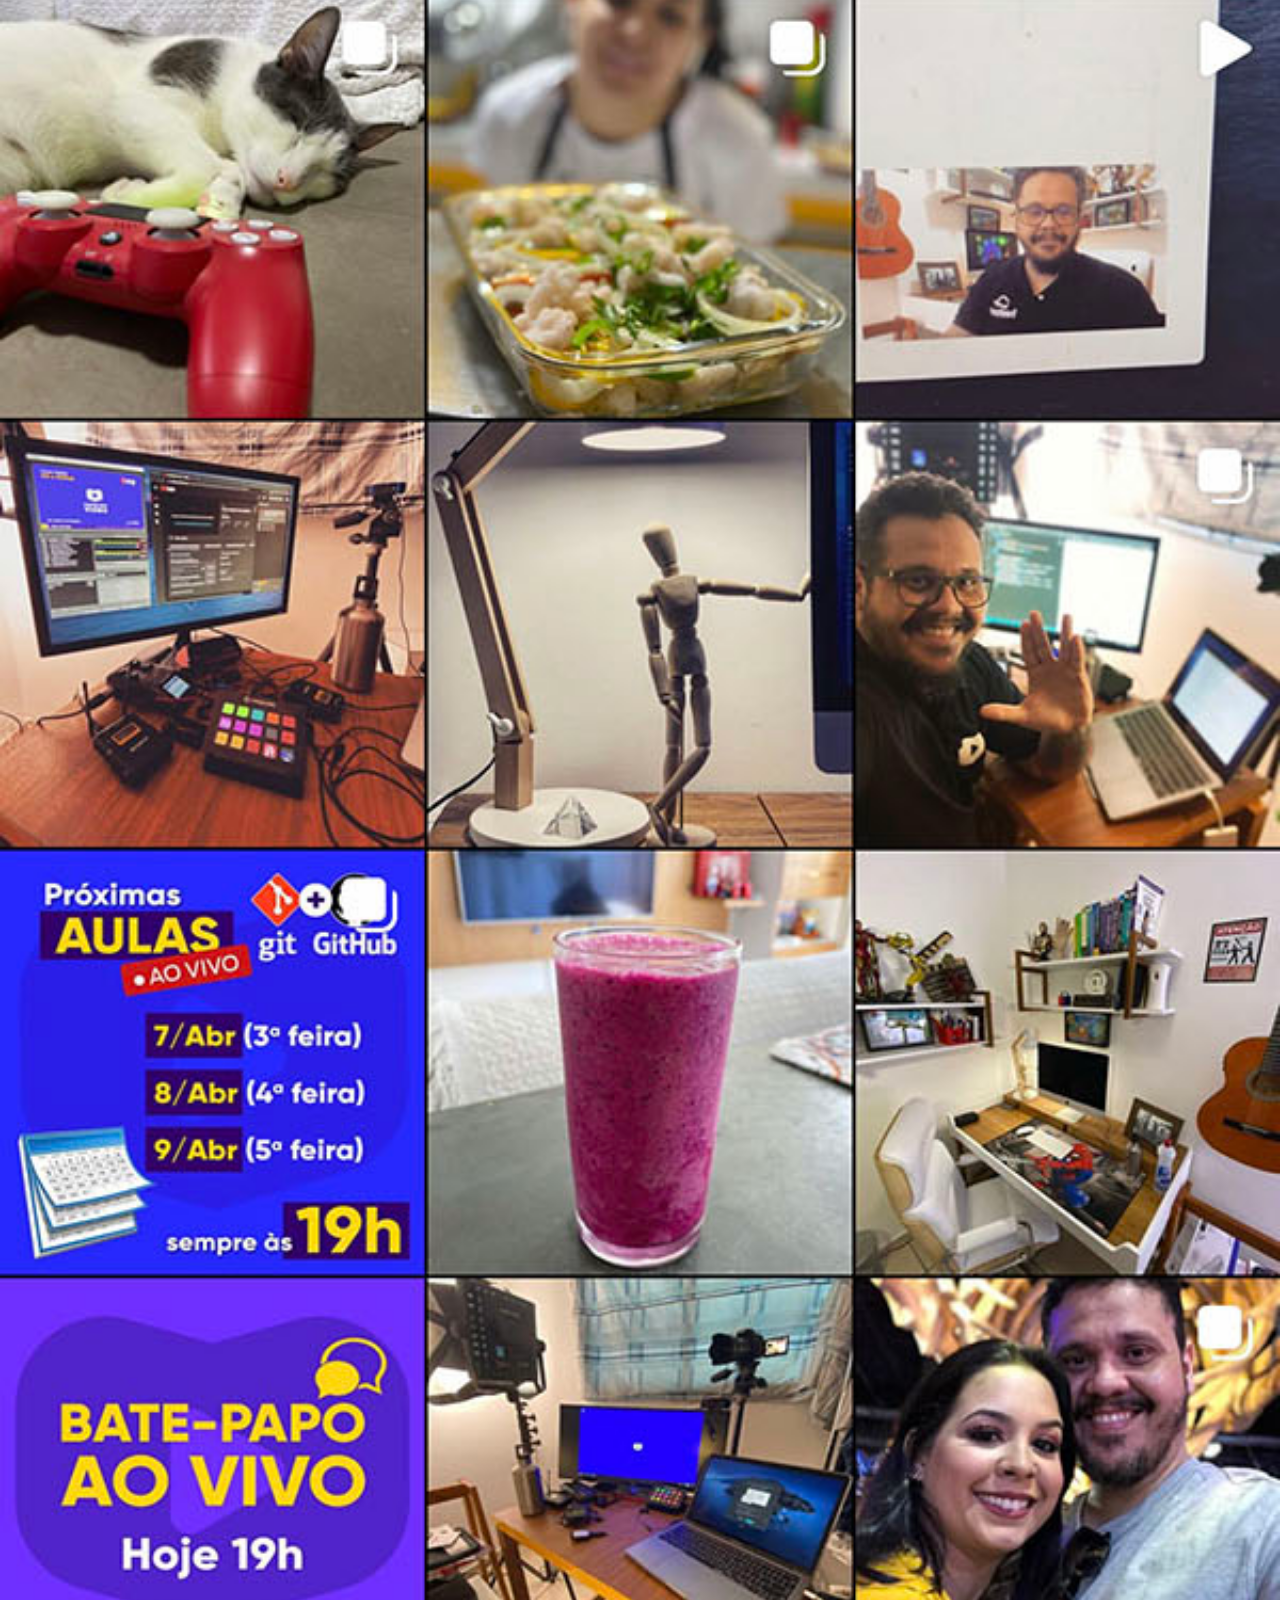
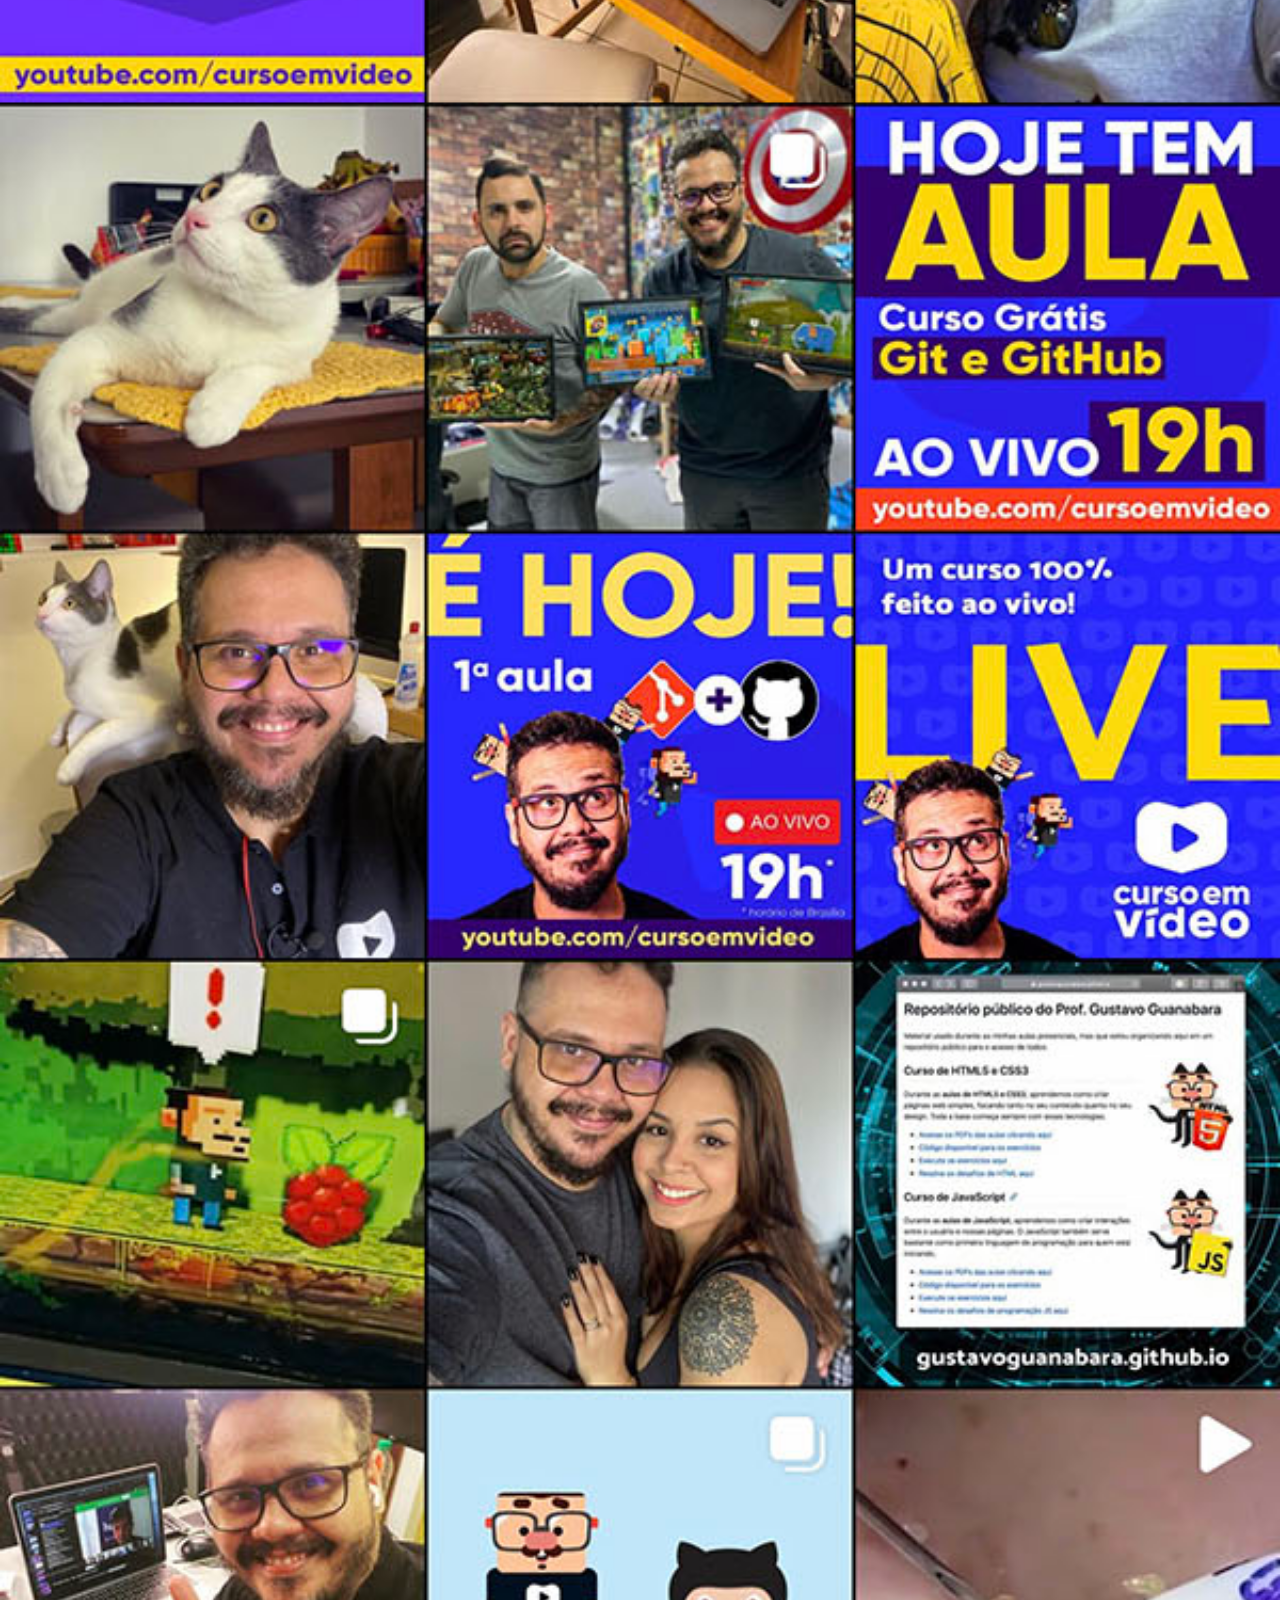
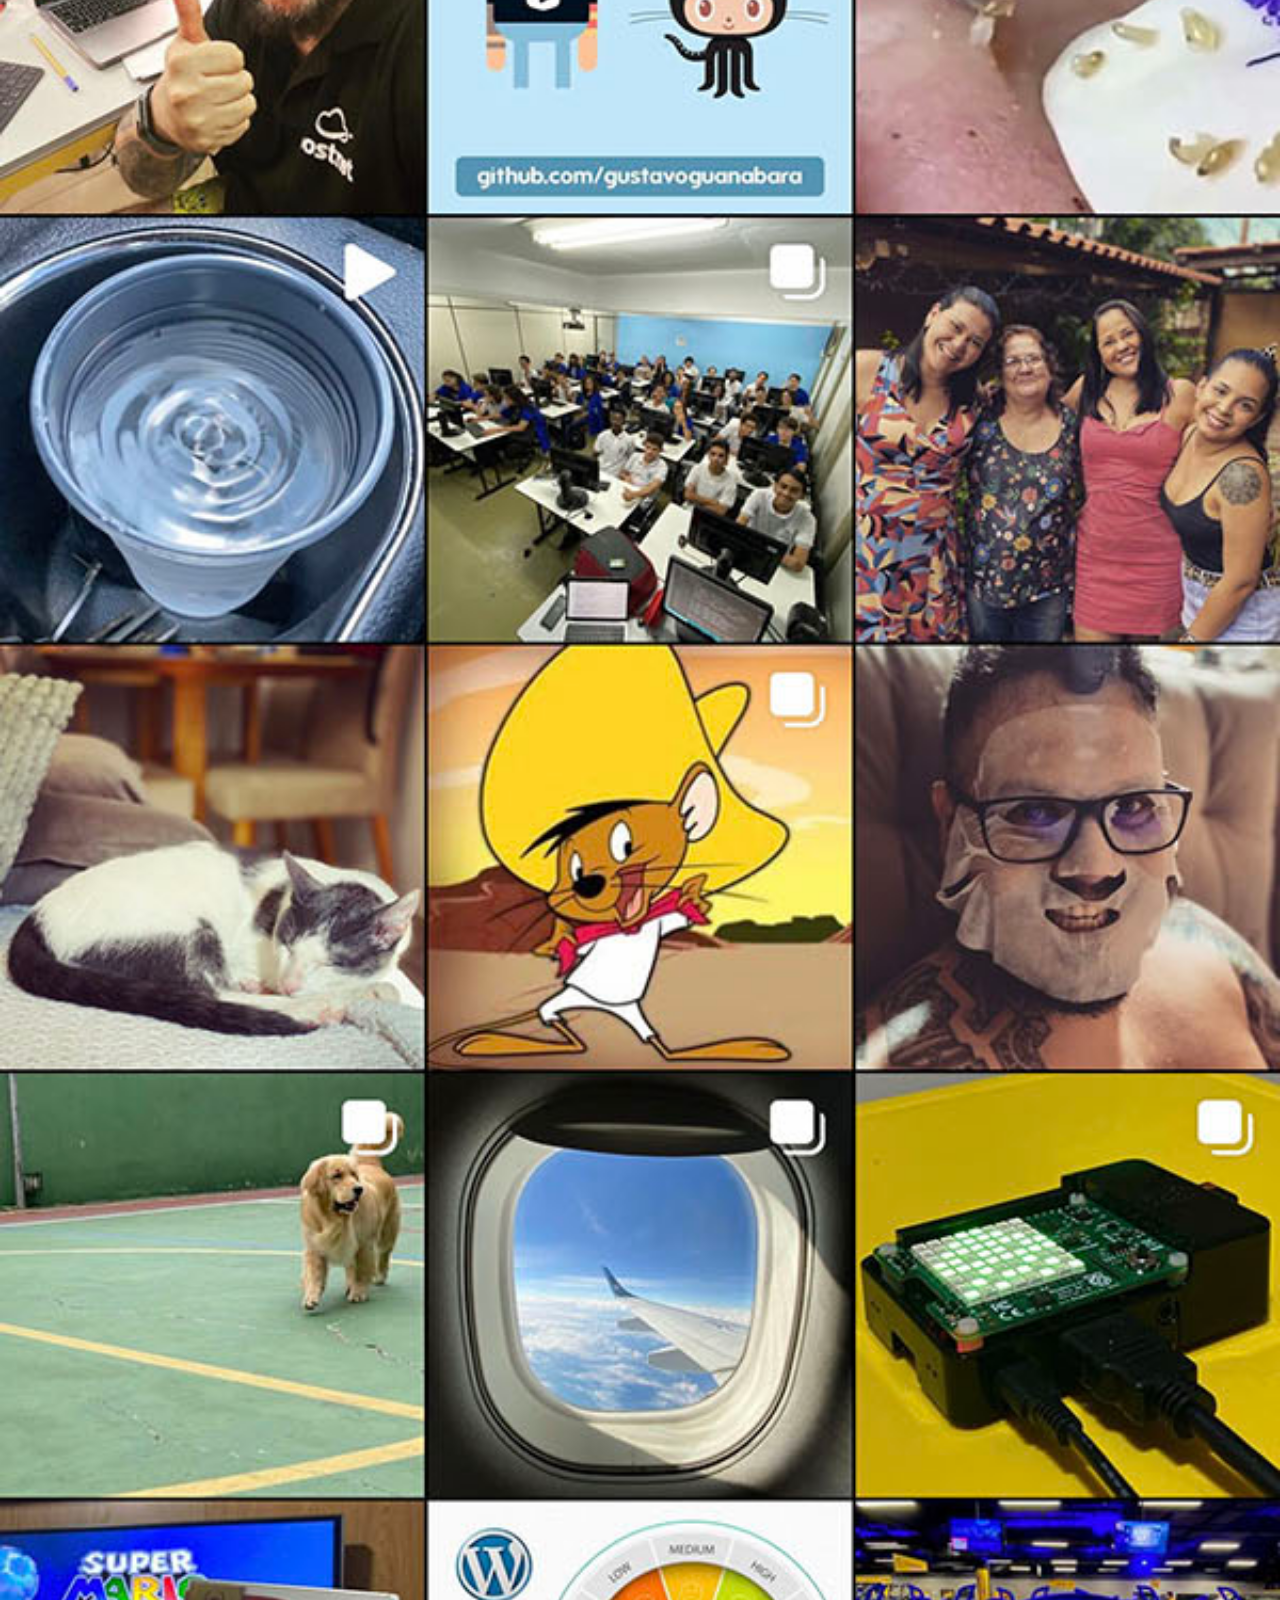
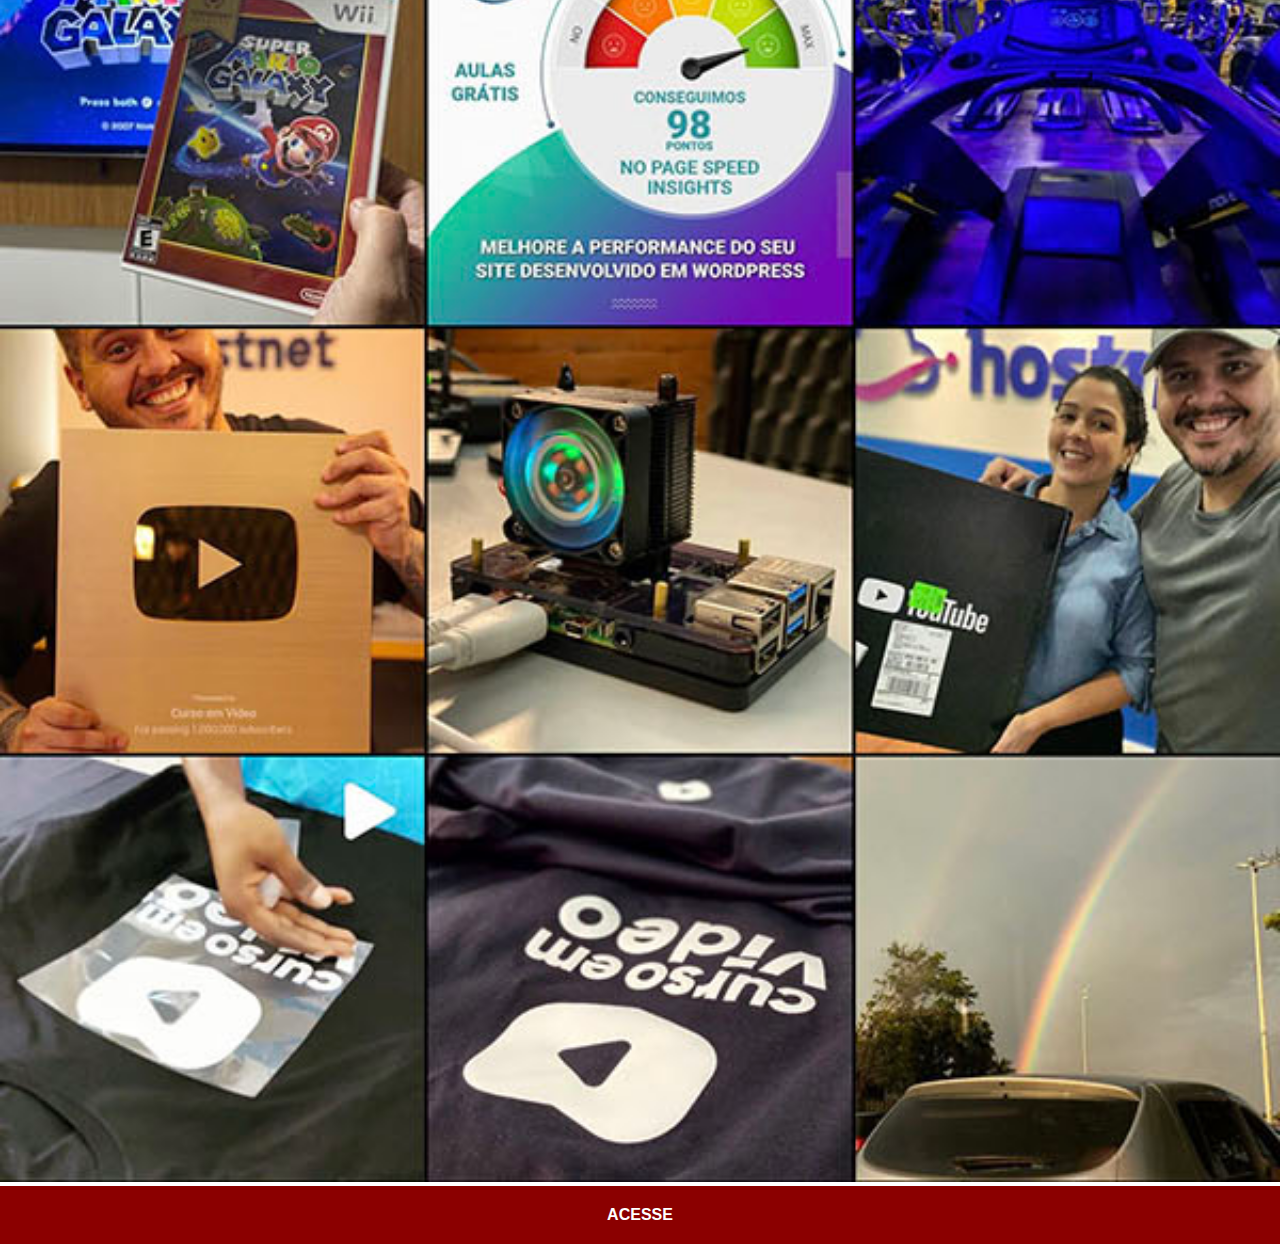
<file: instagram.html>
<!DOCTYPE html>
<html lang="pt-br">
<head>
    <meta charset="UTF-8">
    <meta name="viewport" content="width=device-width, initial-scale=1.0">
    <title>Instagram</title>
    <link rel="stylesheet" href="estilos/social.css">
</head>
<body>
    <img src="imagens/tela-instagram.jpg" alt="Instagram">
    <a href="https://www.instagram.com/cursoemvideo/" target="_blank">ACESSE</a>
</body>
</html>
</file>
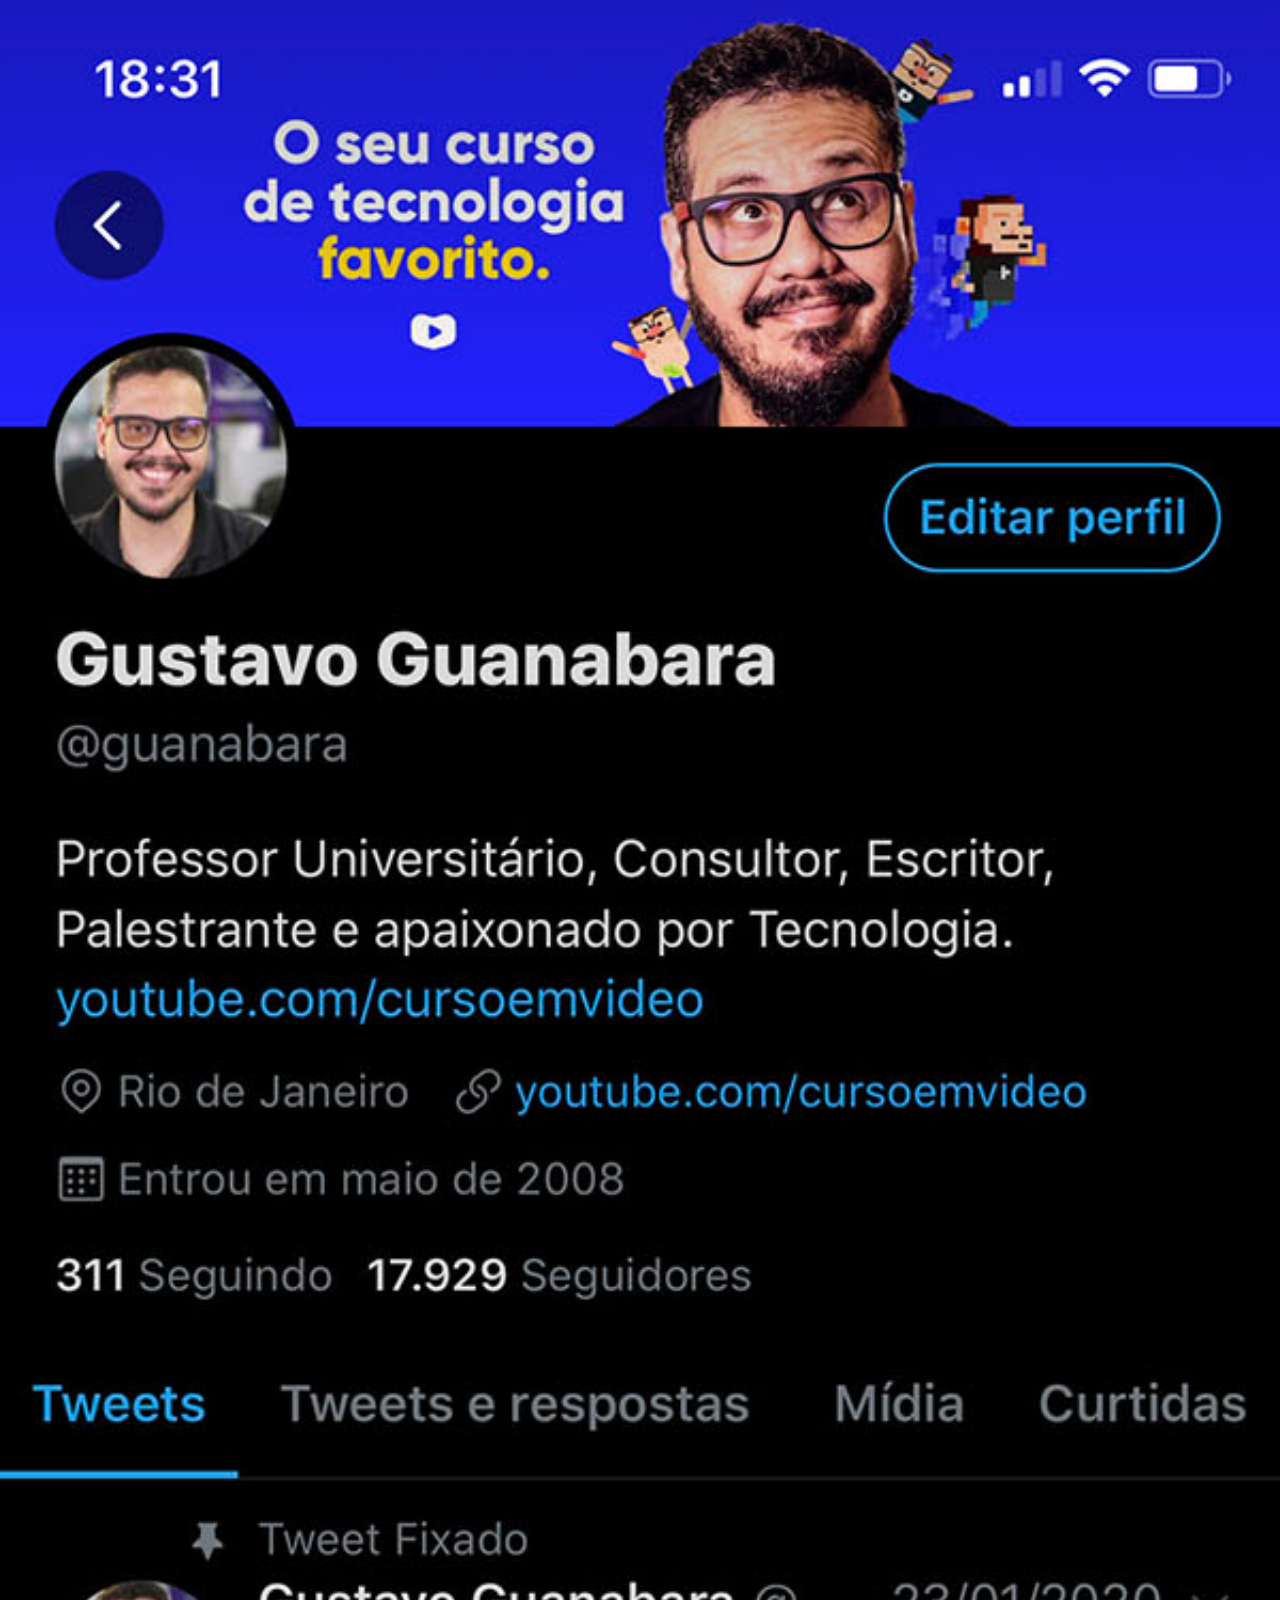
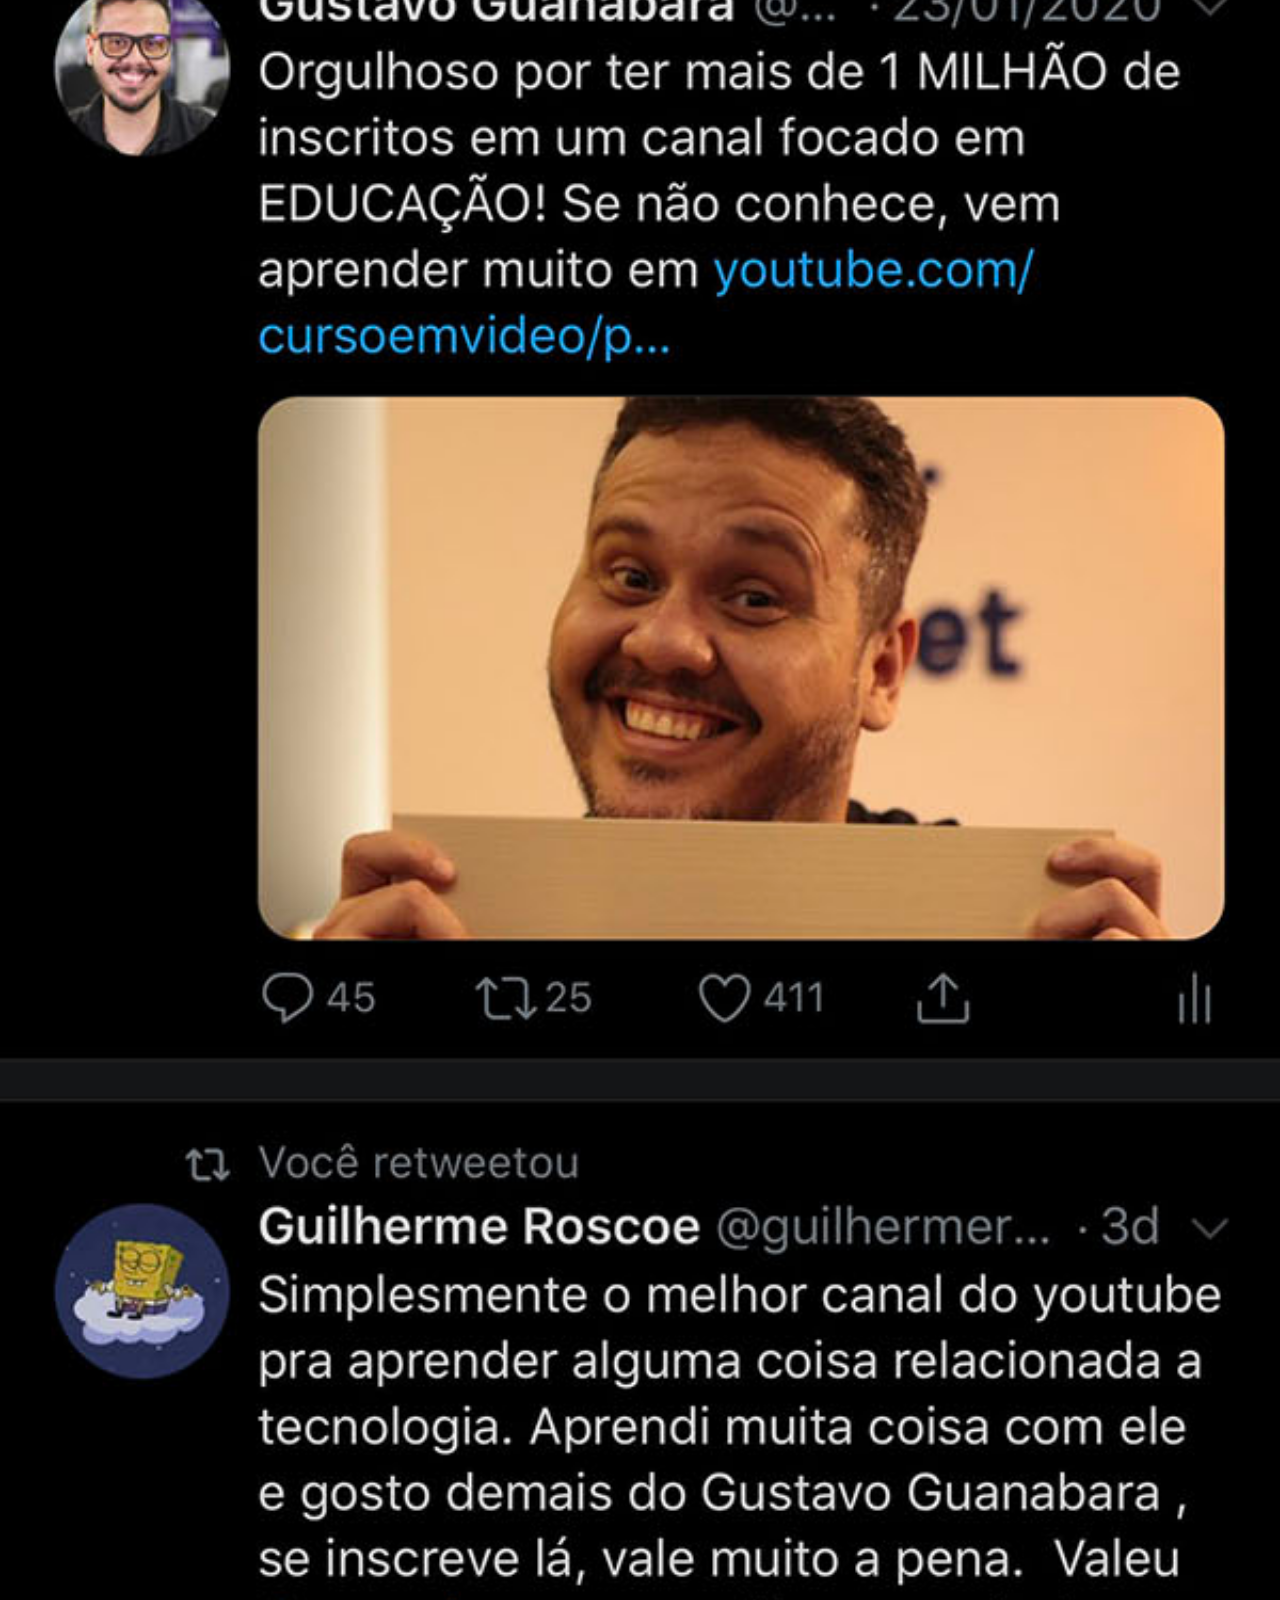
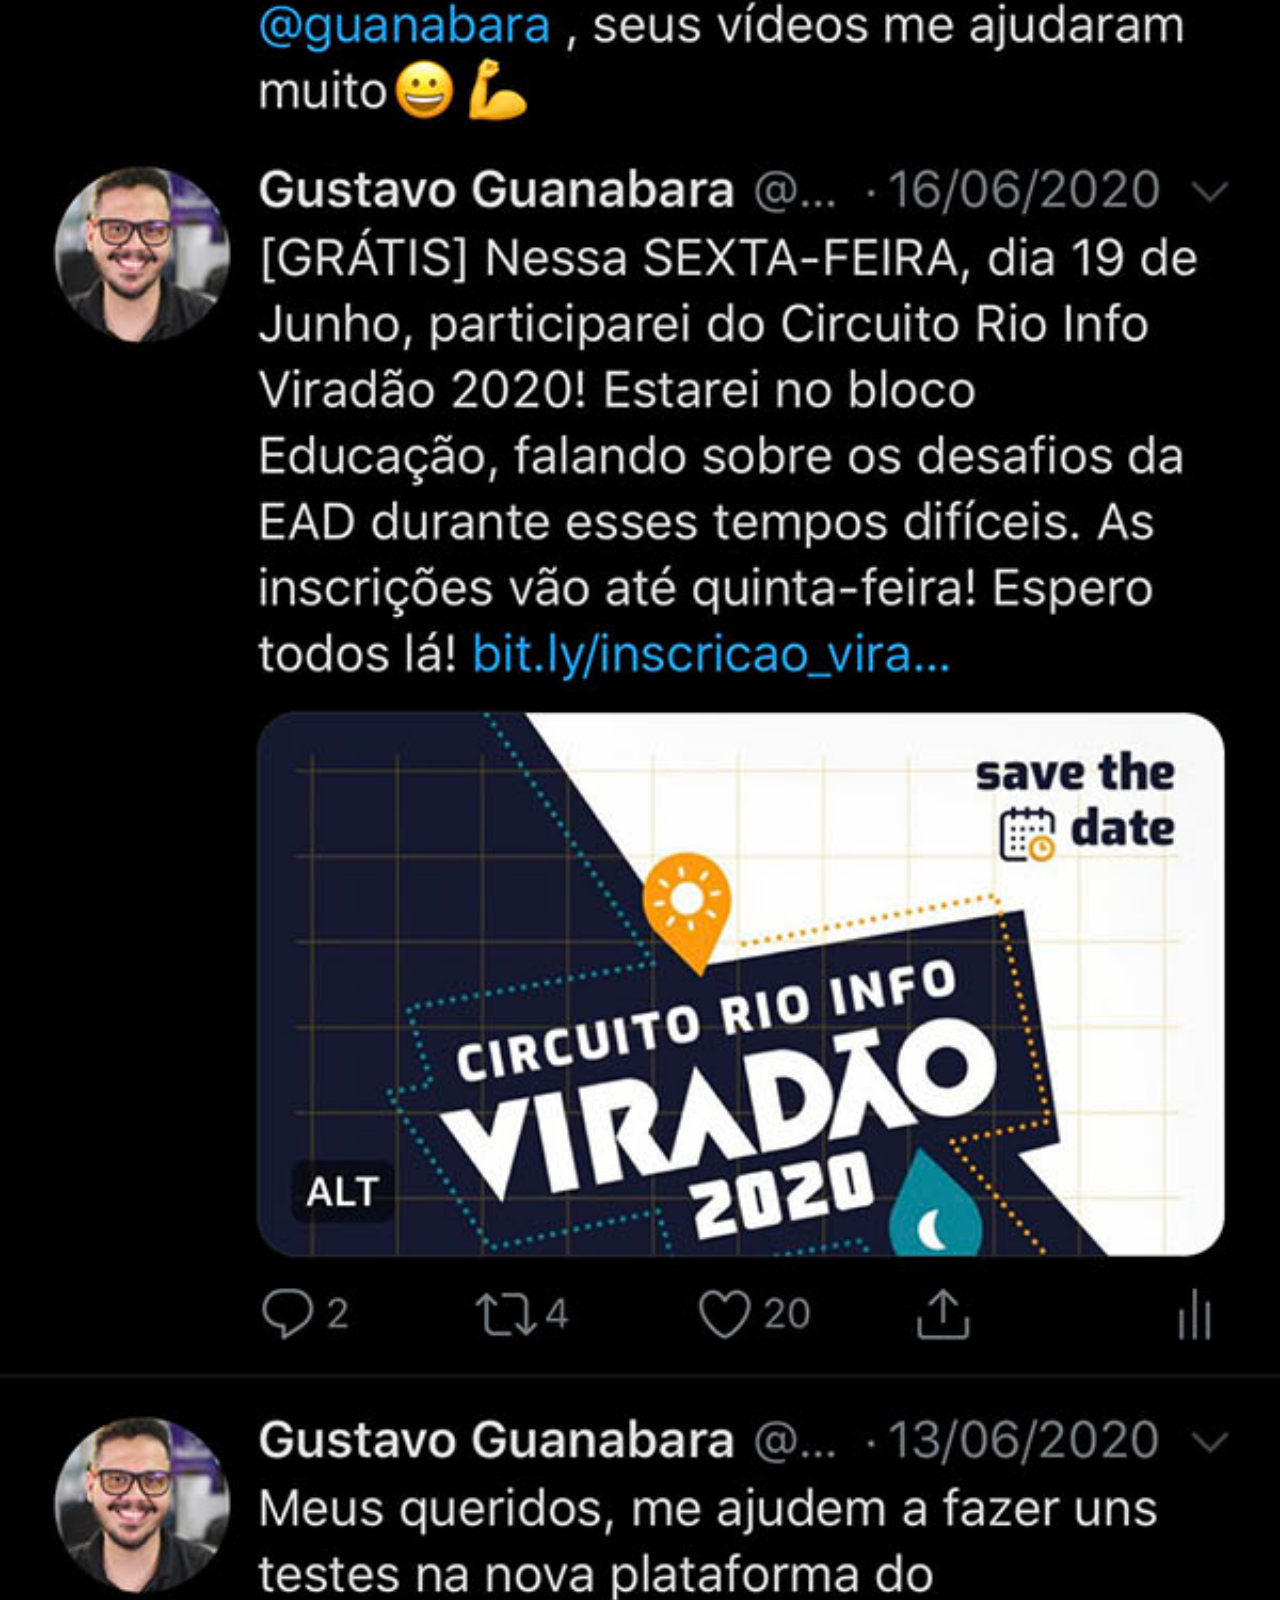
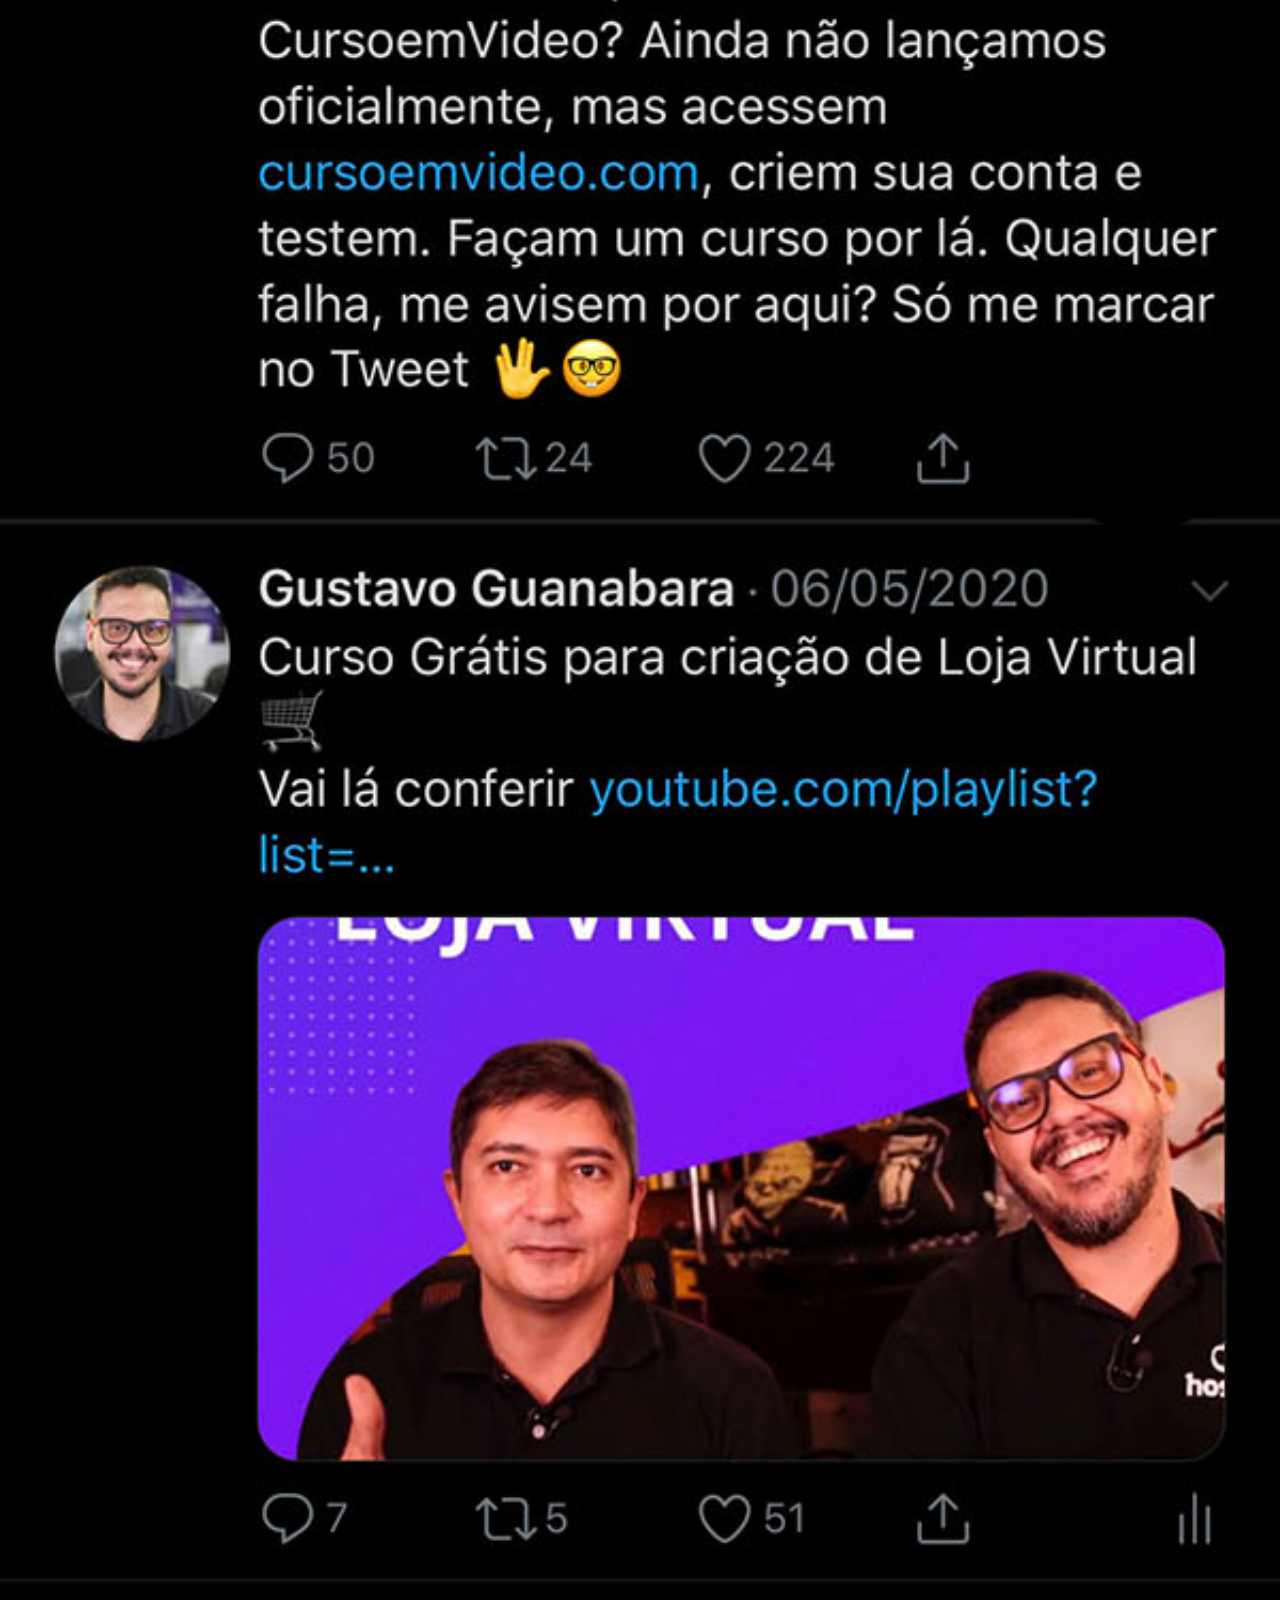
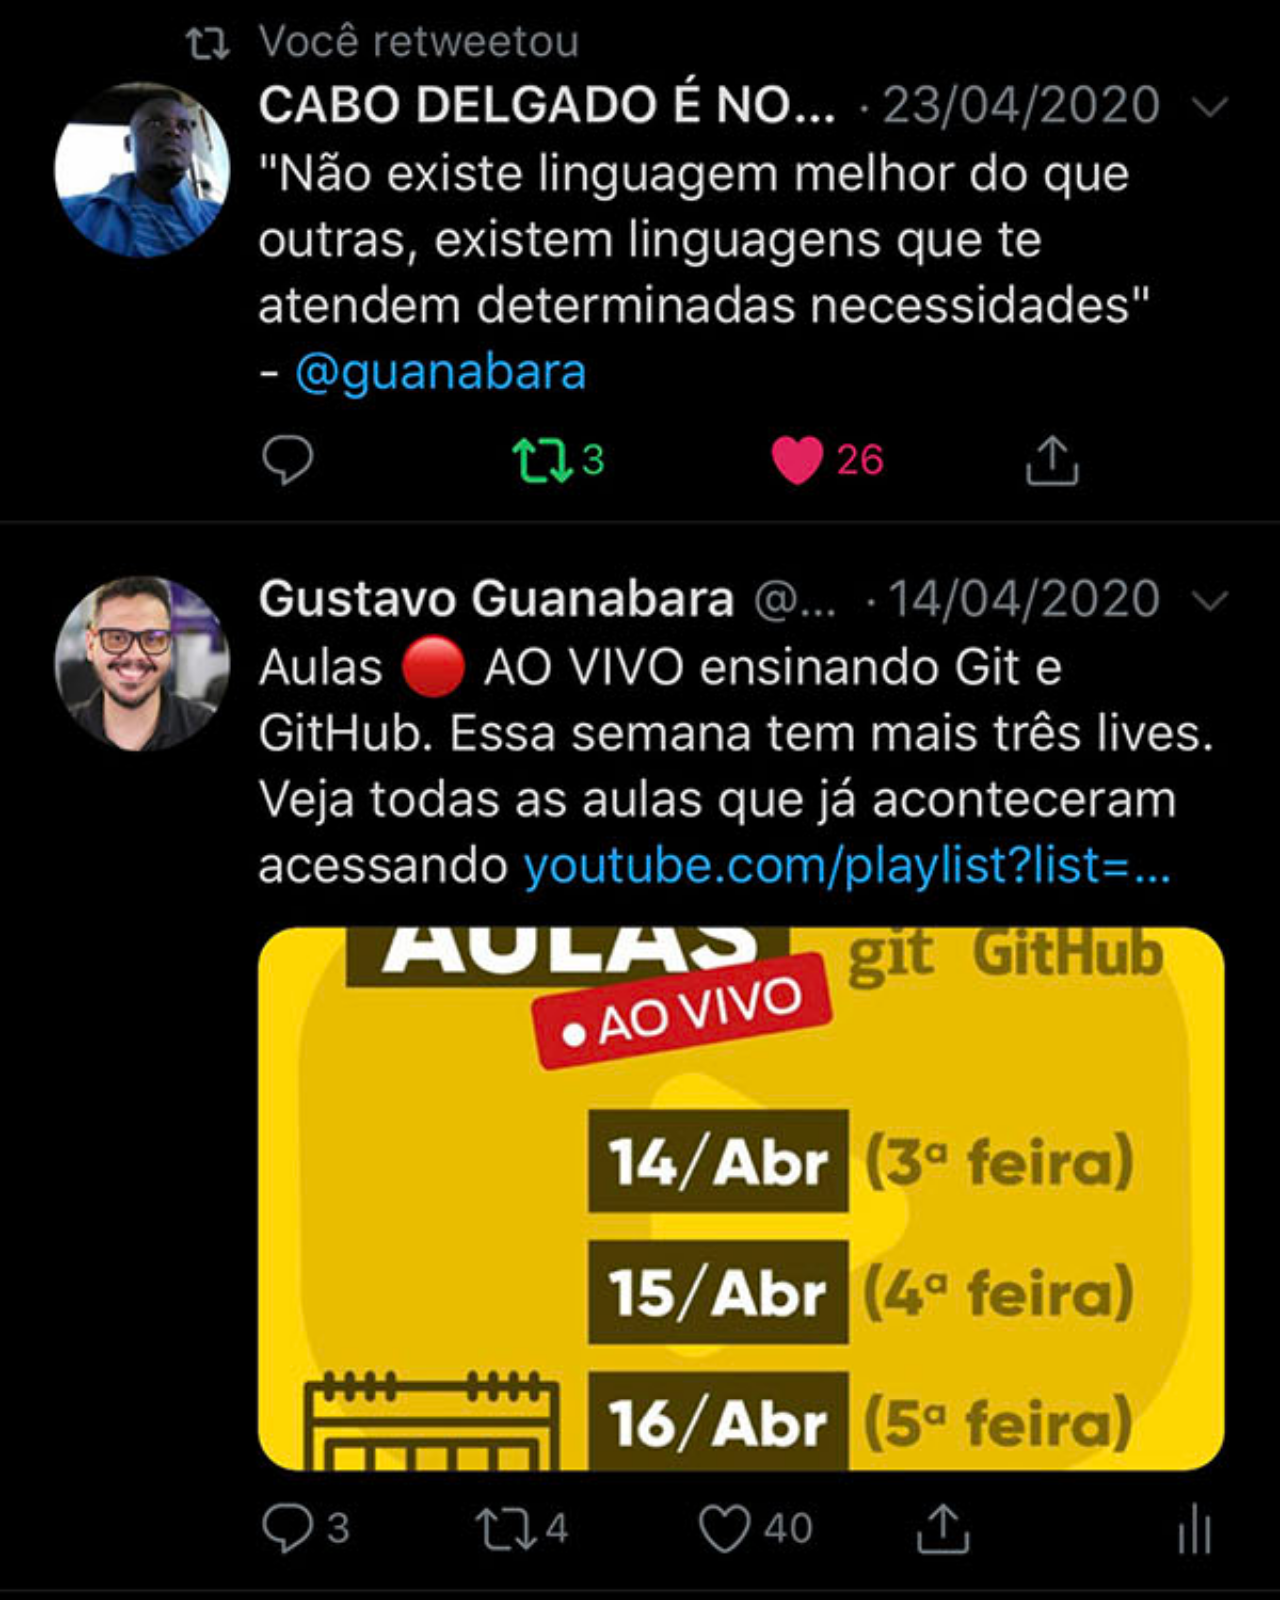
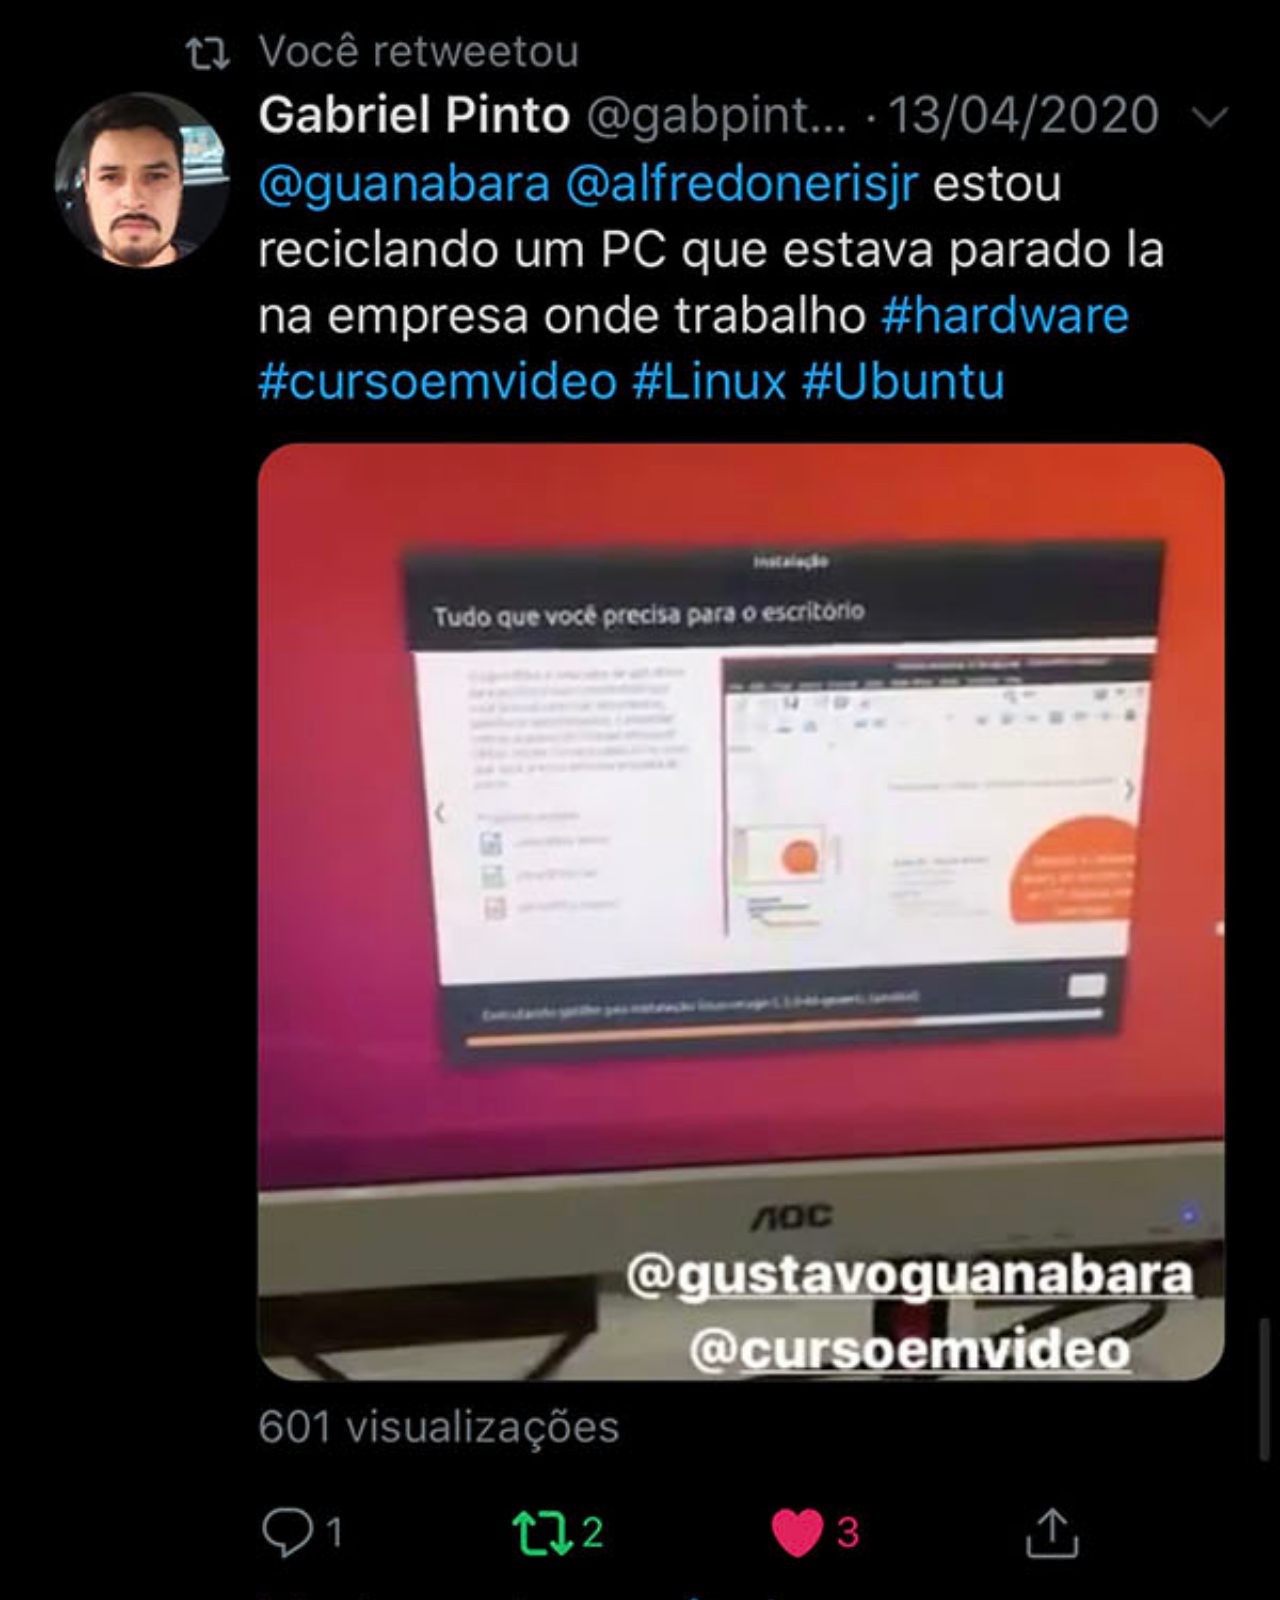
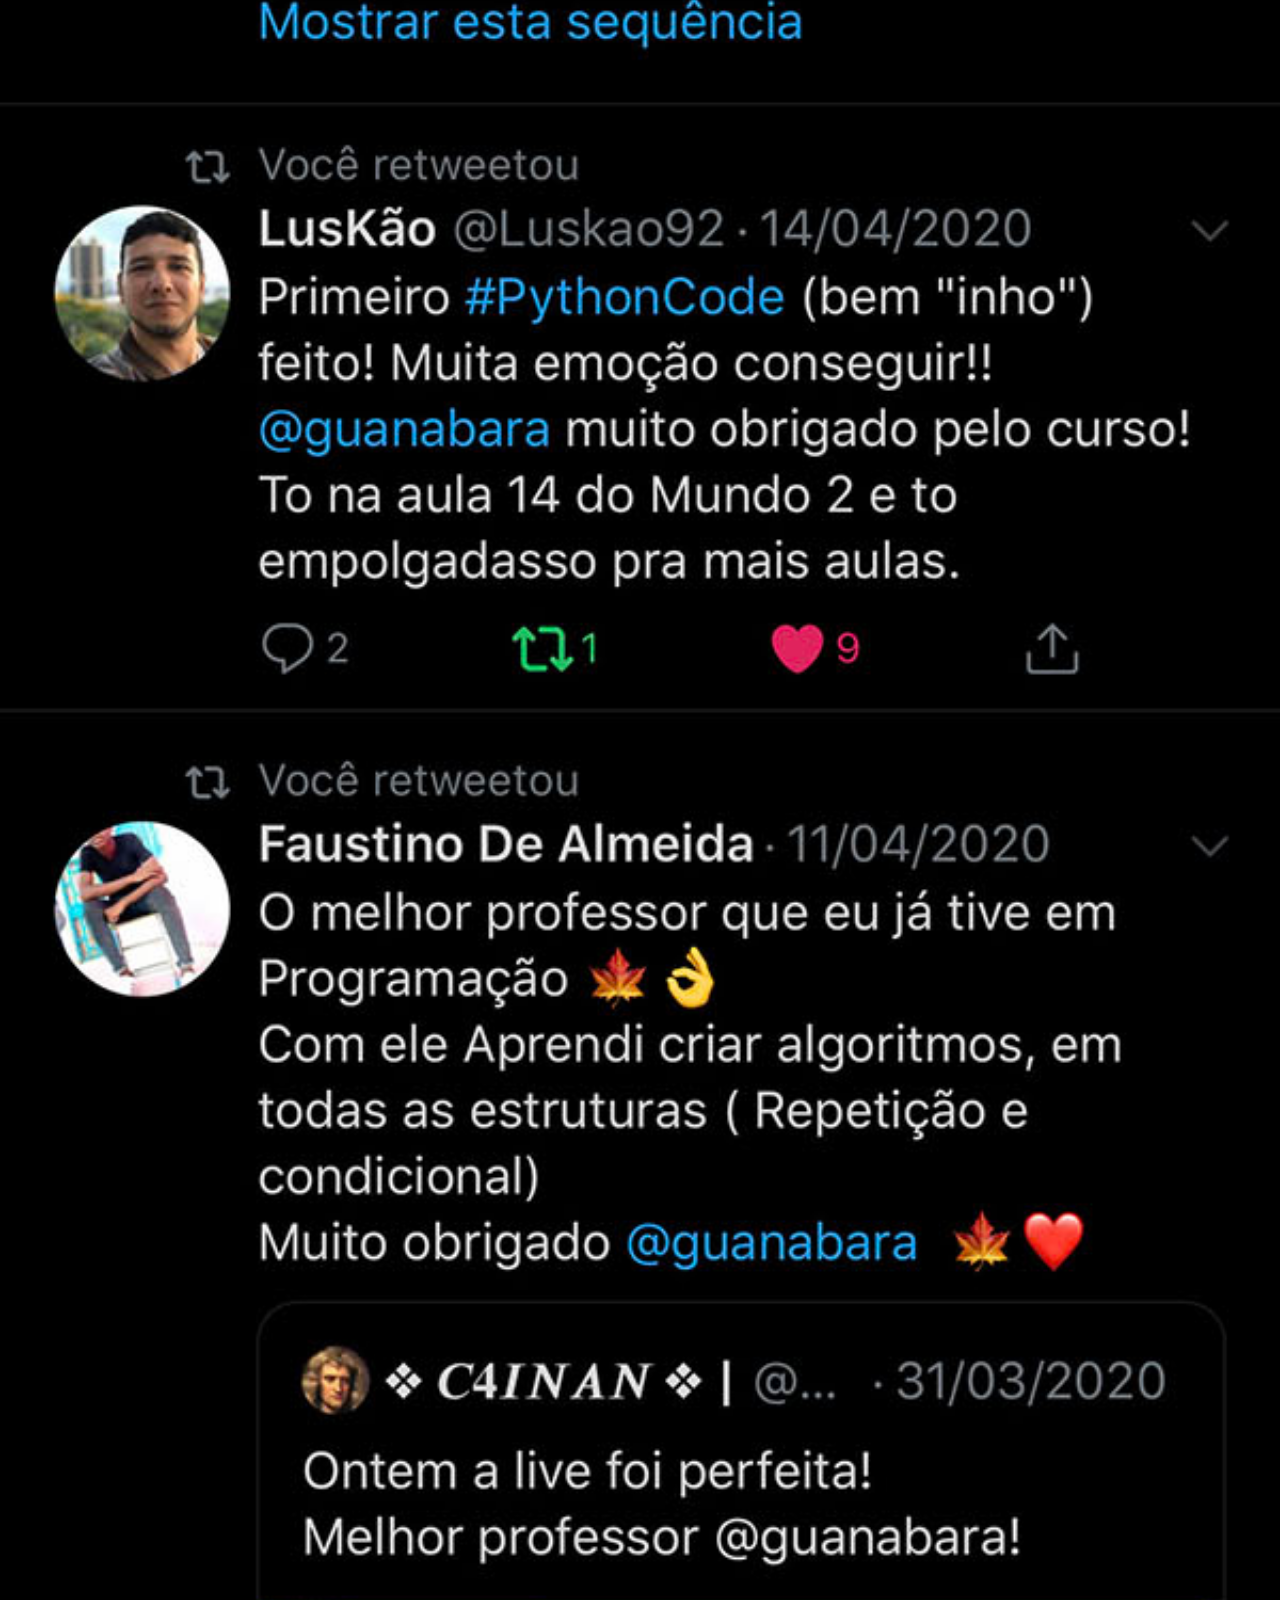
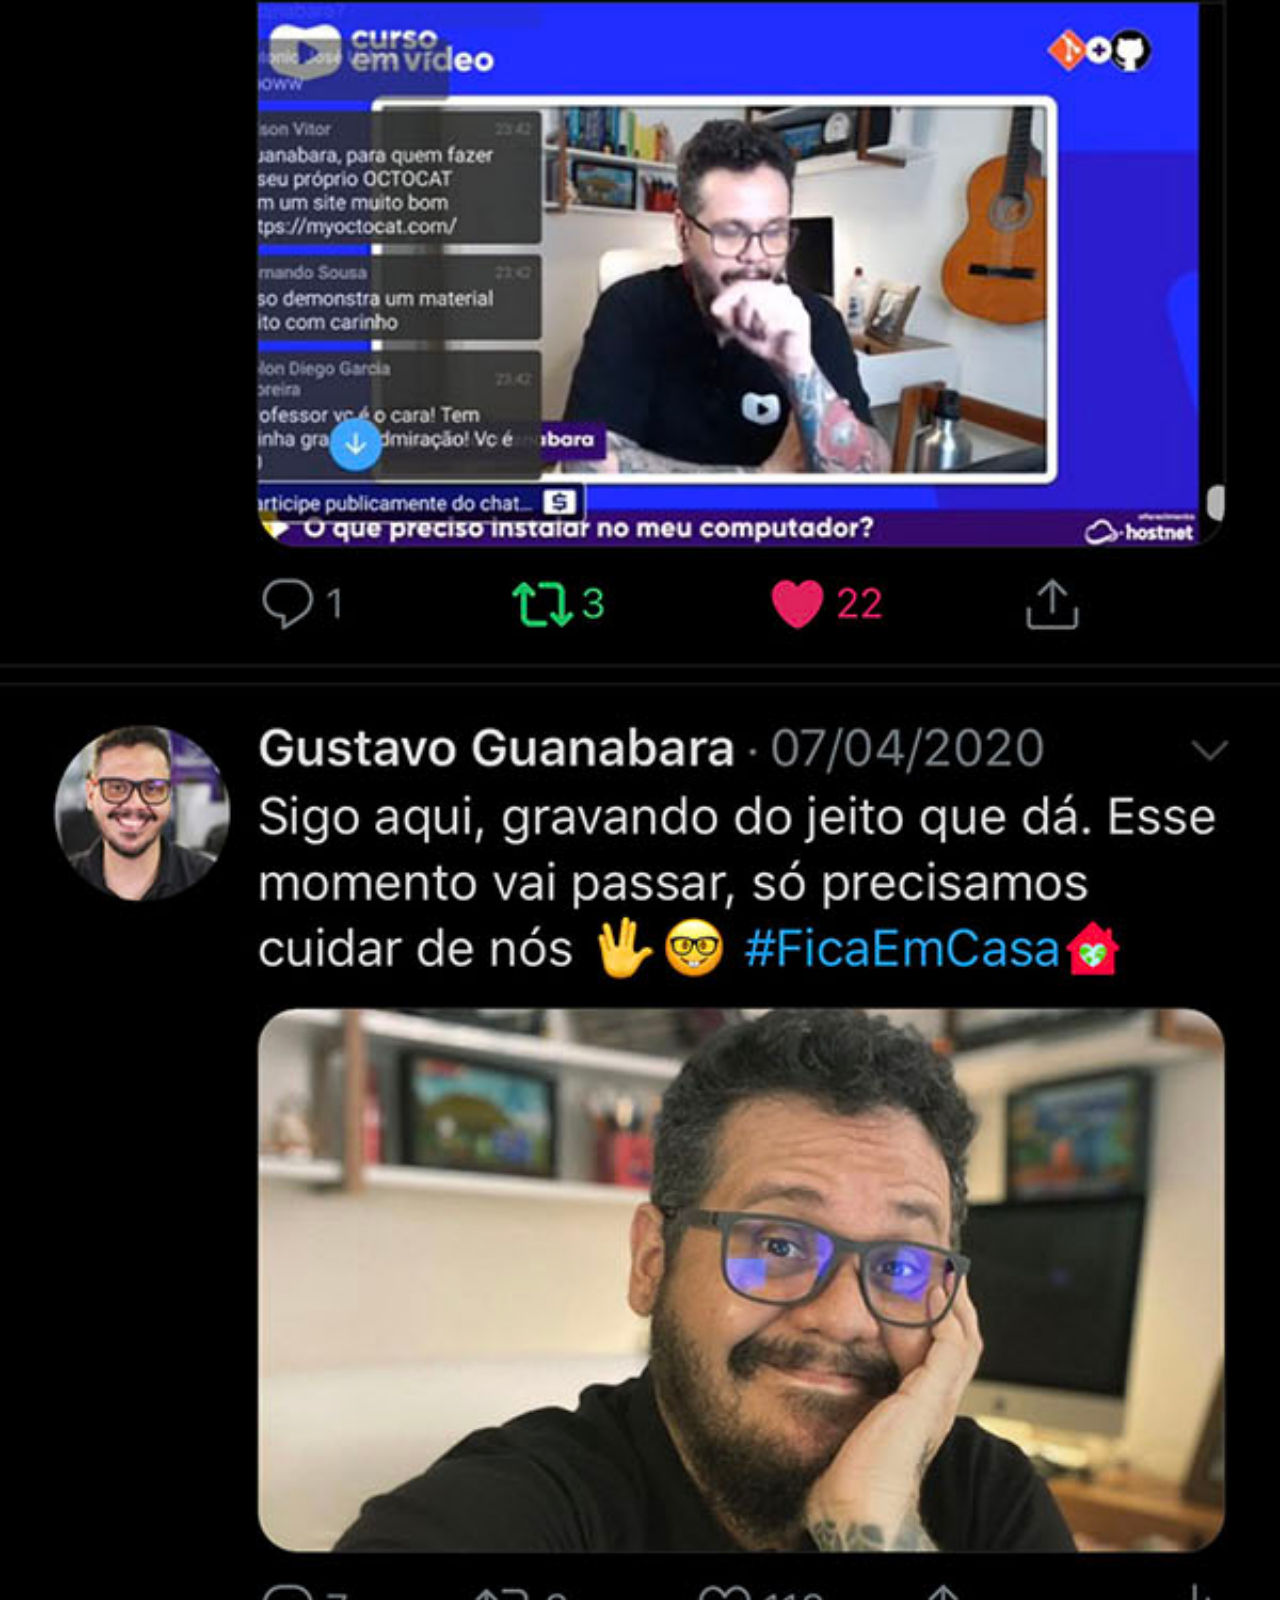
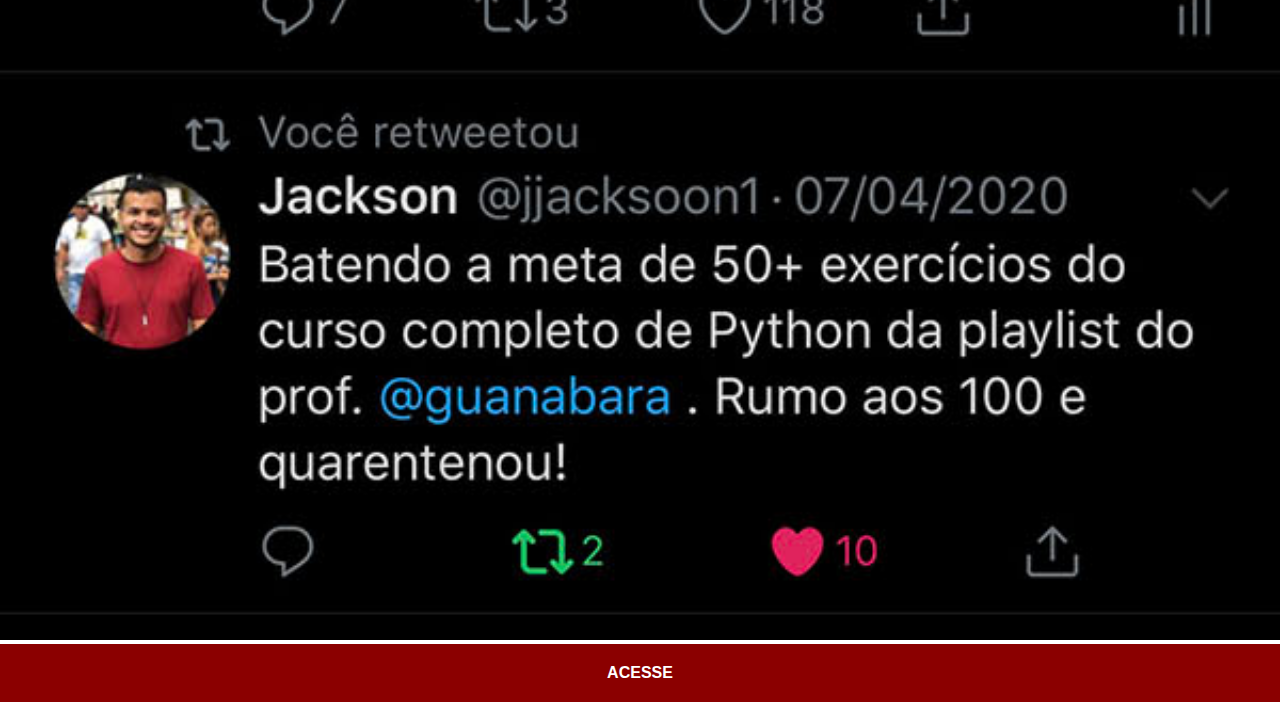
<file: twitter.html>
<!DOCTYPE html>
<html lang="pt-br">
<head>
    <meta charset="UTF-8">
    <meta name="viewport" content="width=device-width, initial-scale=1.0">
    <title>Twitter</title>
    <link rel="stylesheet" href="estilos/social.css">
</head>
<body>
    <img src="imagens/tela-twitter.jpg" alt="Twitter">
    <a href="https://twitter.com/guanabara" target="_blank">ACESSE</a>
</body>
</html>
</file>
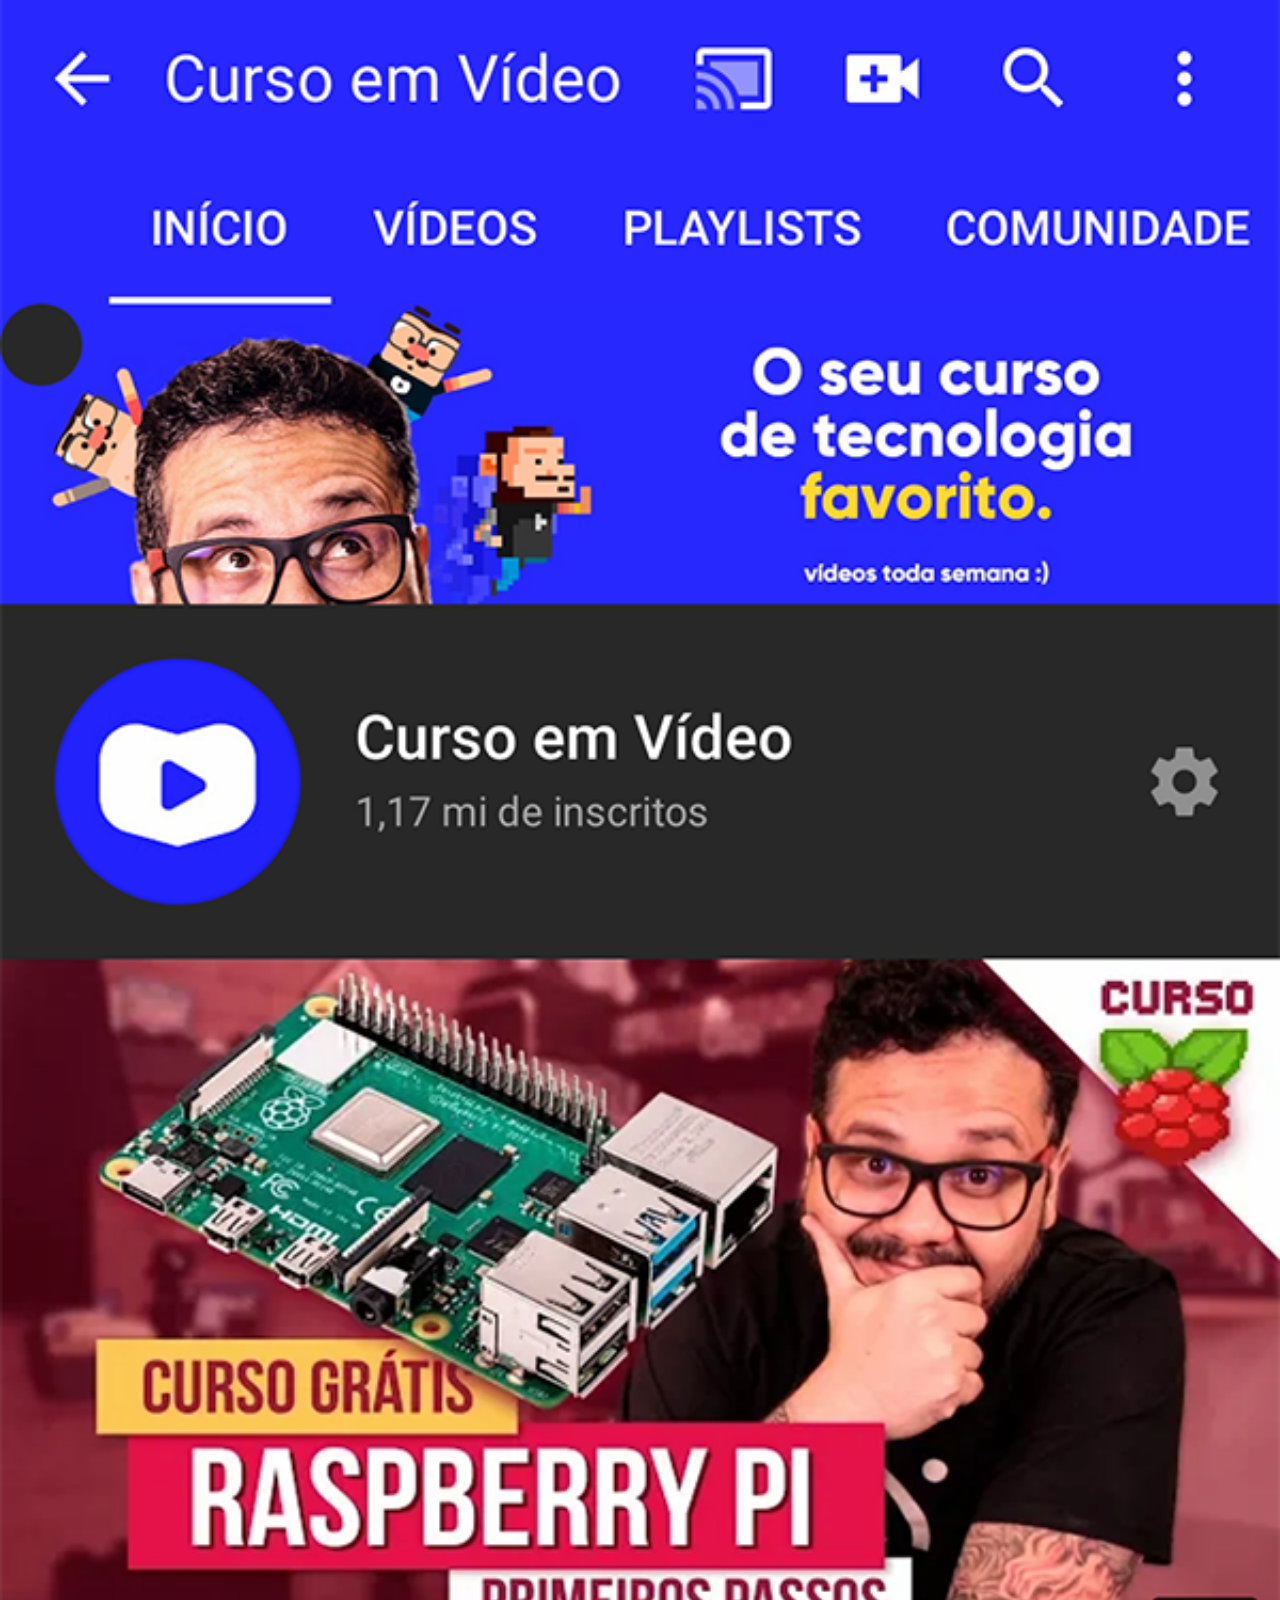
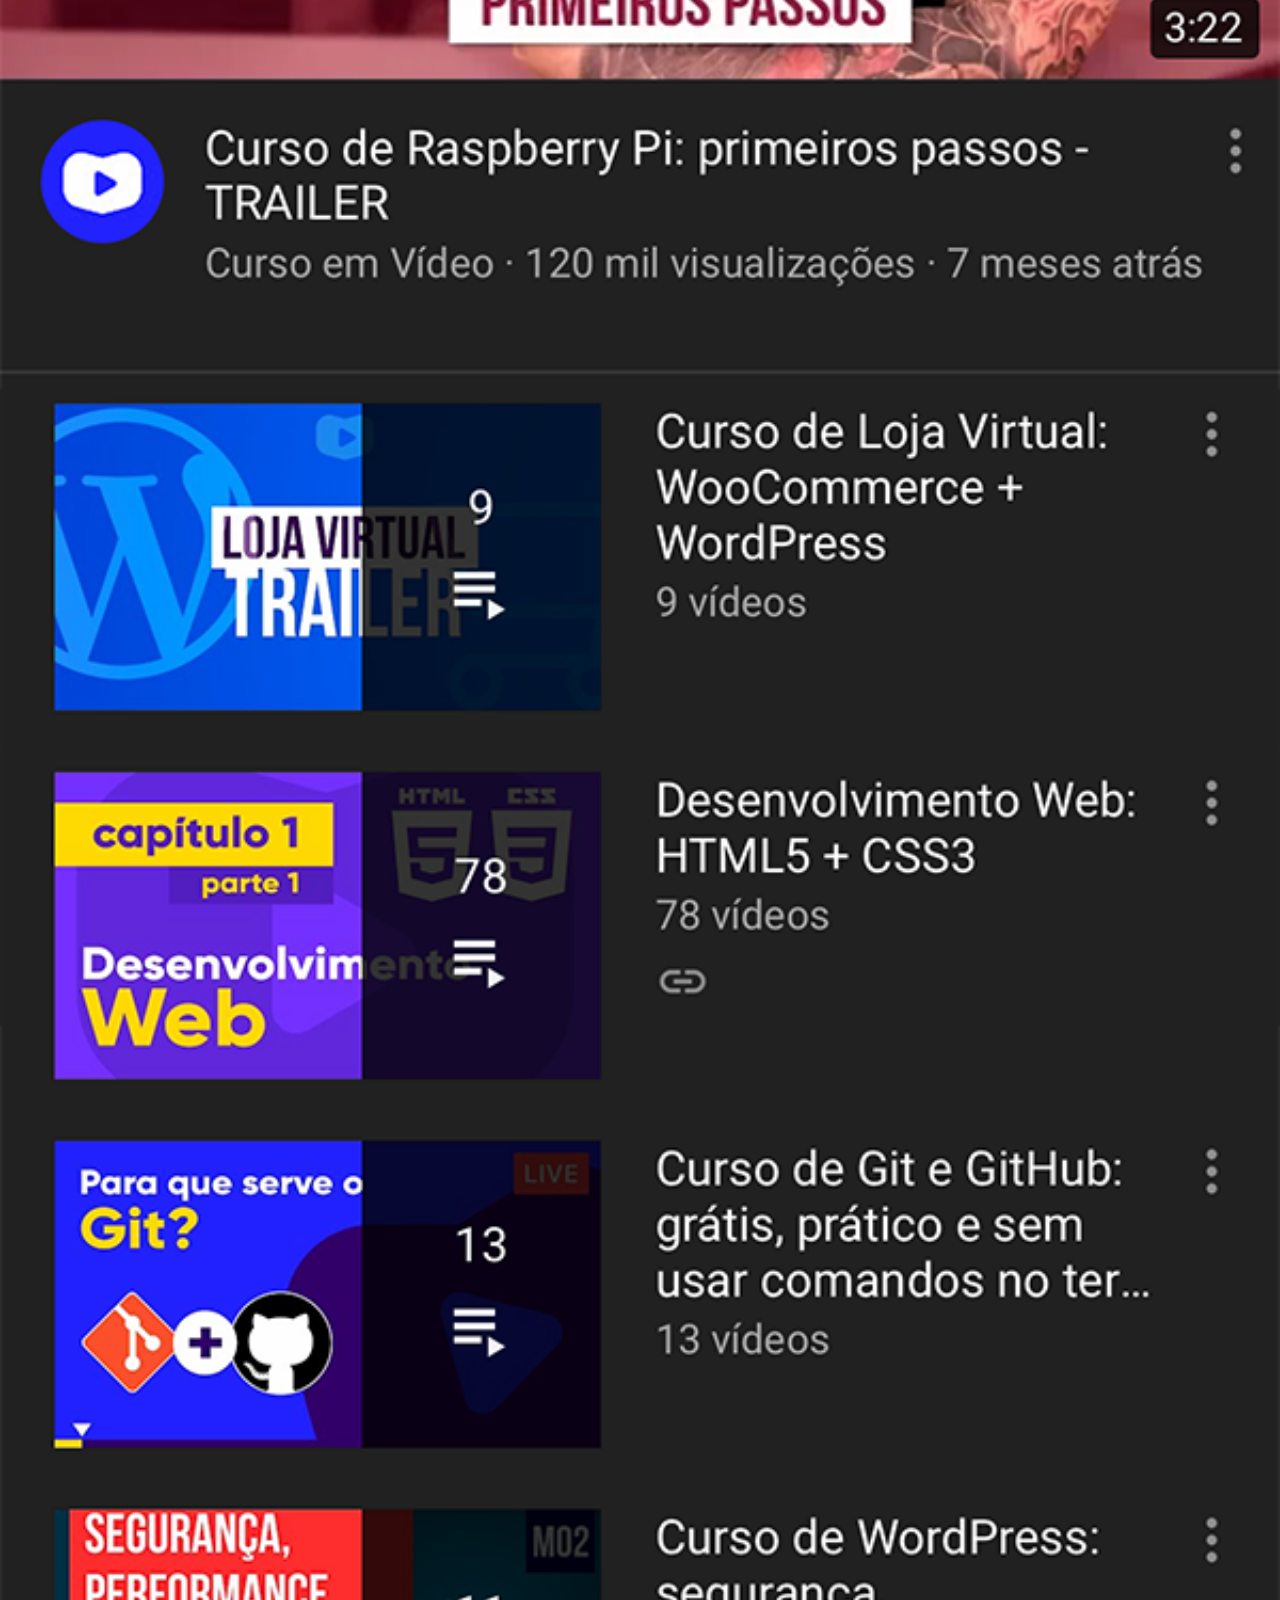
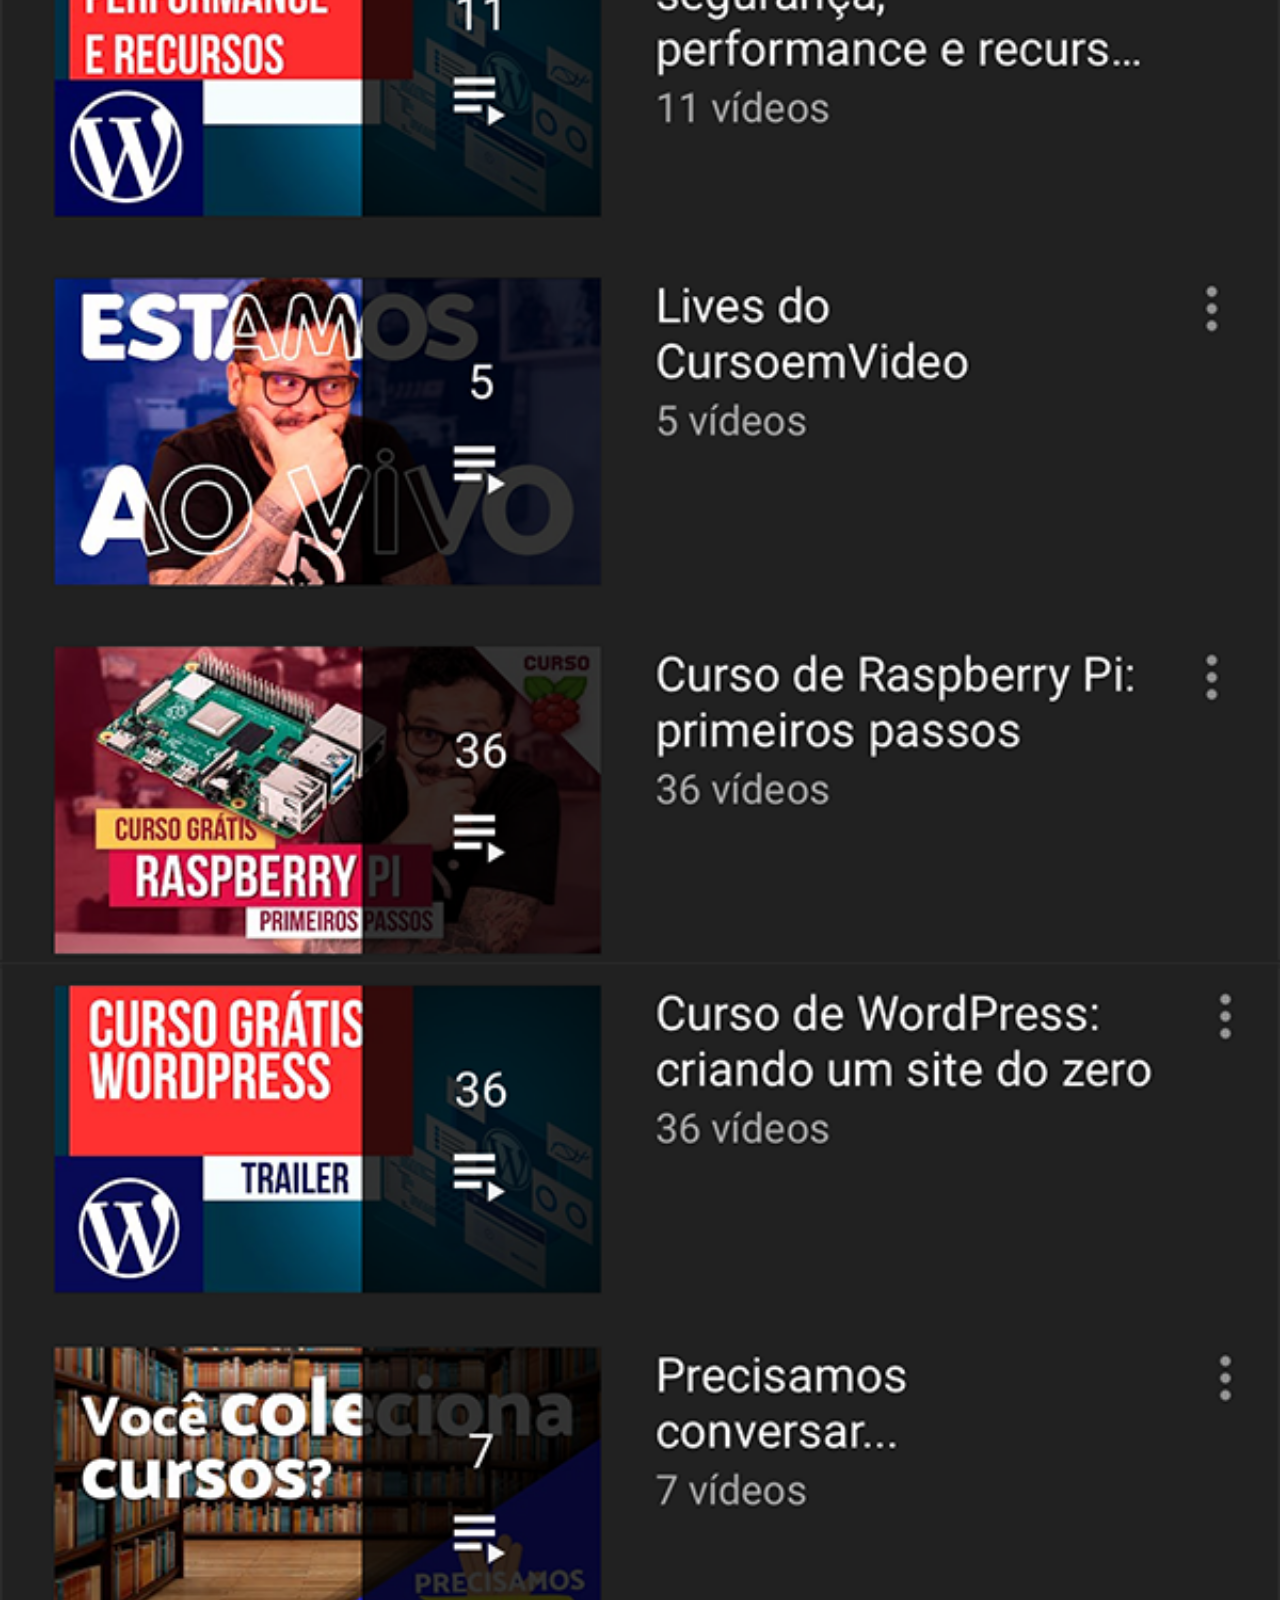
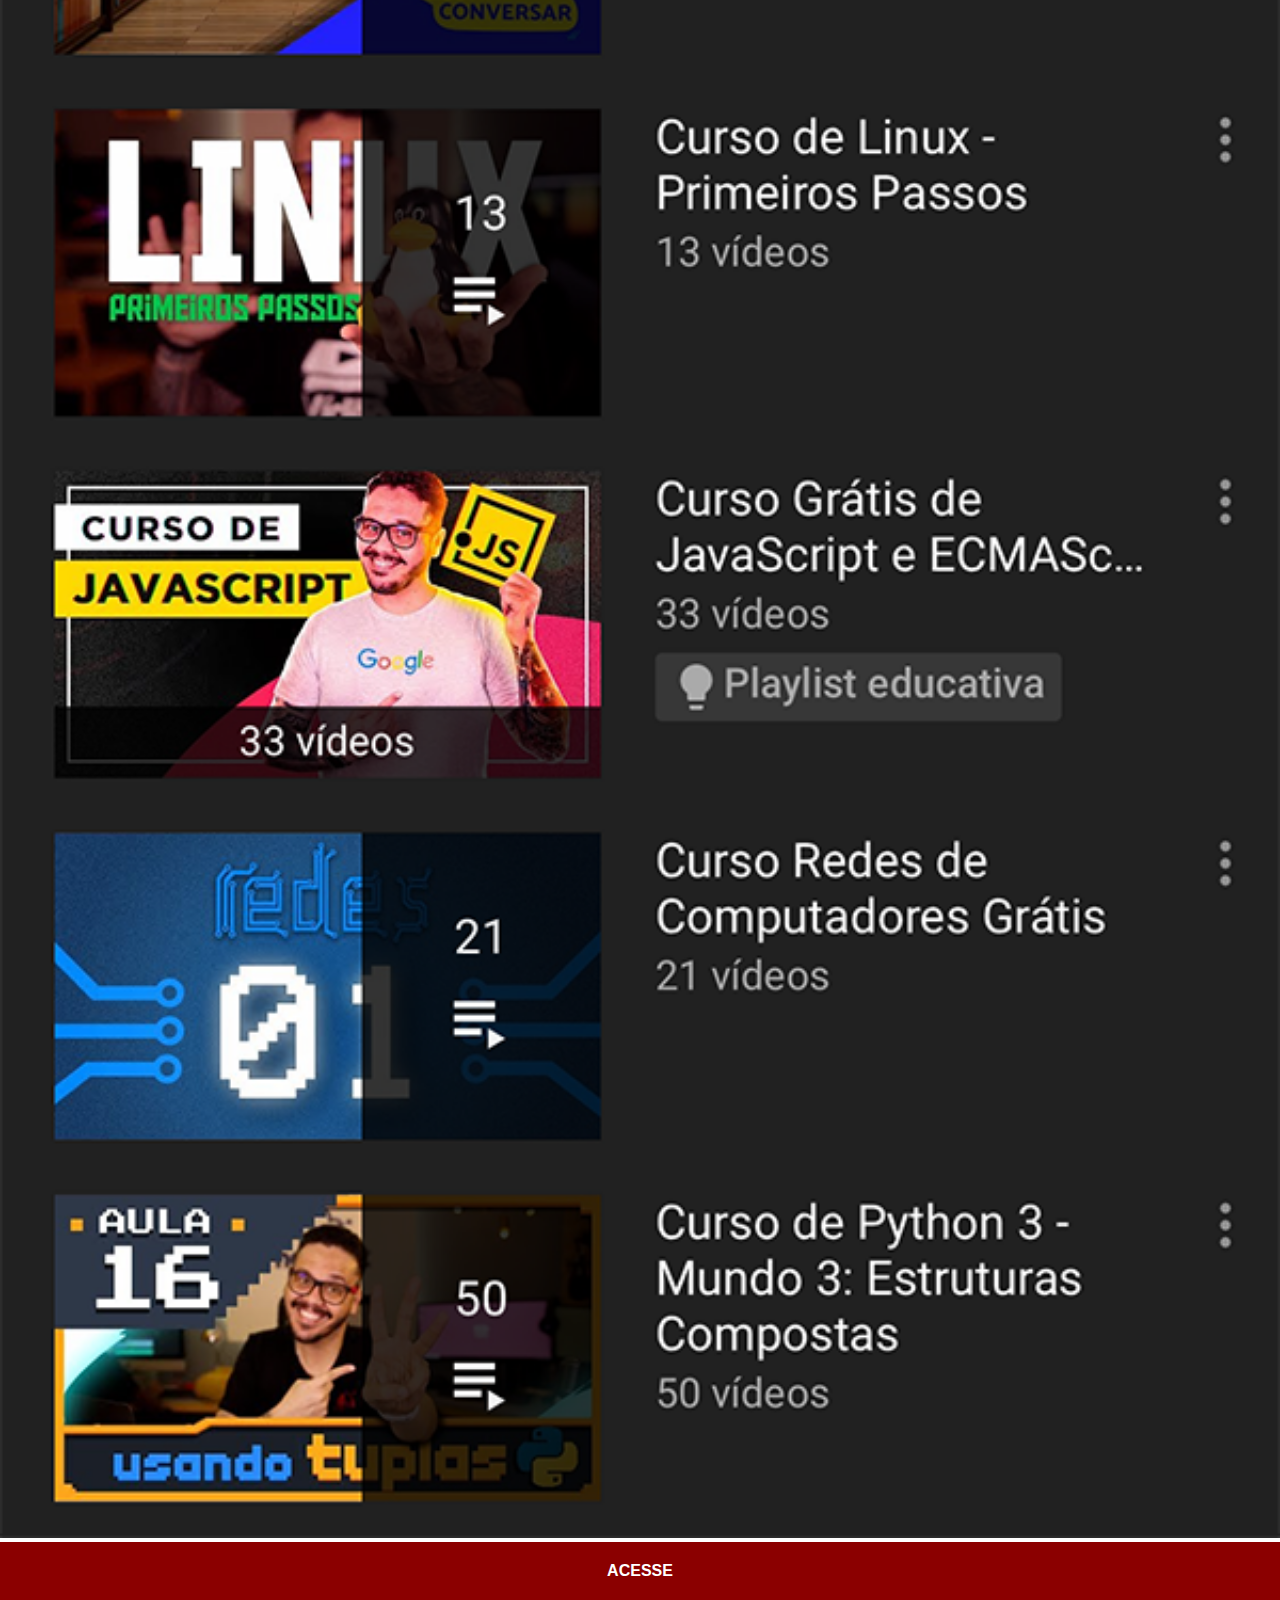
<file: youtube.html>
<!DOCTYPE html>
<html lang="pt-br">
<head>
    <meta charset="UTF-8">
    <meta name="viewport" content="width=device-width, initial-scale=1.0">
    <title>YouTube</title>
    <link rel="stylesheet" href="estilos/social.css">
</head>
<body>
    <img src="imagens/tela-youtube.png" alt="YouTube">
    <a href="https://www.youtube.com/@CursoemVideo/playlists" target="_blank">ACESSE</a>
</body>
</html>
</file>
<file: estilos/style.css>
@charset "UTF-8";

* {
    margin: 0px;
    padding: 0px;
    font-family: Arial, Helvetica, sans-serif;
}

html, body {
    height: 100vh;
    width: 100vw;
    background-color: black;
}

body {
    background: url('../imagens/fundo-madeira.jpg') no-repeat top center;
    background-size: cover;
    background-attachment: fixed;
}

main {
    position: relative;
    height: 100vh;
}

section#telefone {
    position: absolute;
    top: 50%;
    left: 50%;
    transform: translate(-50%, -50%);

    height: 627px;
    width: 311px;
    background: url('../imagens/frame-iphone.png') no-repeat;
}

iframe#tela {
    position: relative;
    top: 80px;
    left: 21px;
    width: 269px;
    height: 471px;
}

section#redes-sociais {
    text-align: right;
}

section#redes-sociais img {
    width: 50px;
    margin: 10px;
    border-radius: 50%;
    box-shadow: 2px 2px 5px rgba(0, 0, 0, 0.5);
    box-sizing: border-box;
}

section#redes-sociais img:hover {
    border: 2px solid rgba(255, 255, 255, 0.6);
    transform: translate(-3px, -3px);
    box-shadow: 5px 5px 10px rgba(0, 0, 0, 0.6);
    transition: transform .3s, border 1s;
}
</file>
<file: estilos/social.css>
@charset "UTF-8";

* {
    margin: 0px;
    padding: 0px;
    font-family: Arial, Helvetica, sans-serif;
}

::-webkit-scrollbar {
    width: 0px;
    height: 0px;
}

img {
    width: 100vw;
}
a {
    display: block;
    background-color: darkred;
    color: white;
    padding: 20px;
    font-weight: bolder;
    text-align: center;
    text-decoration: none;
}

a:hover {
    background-color: red;
}
</file>
